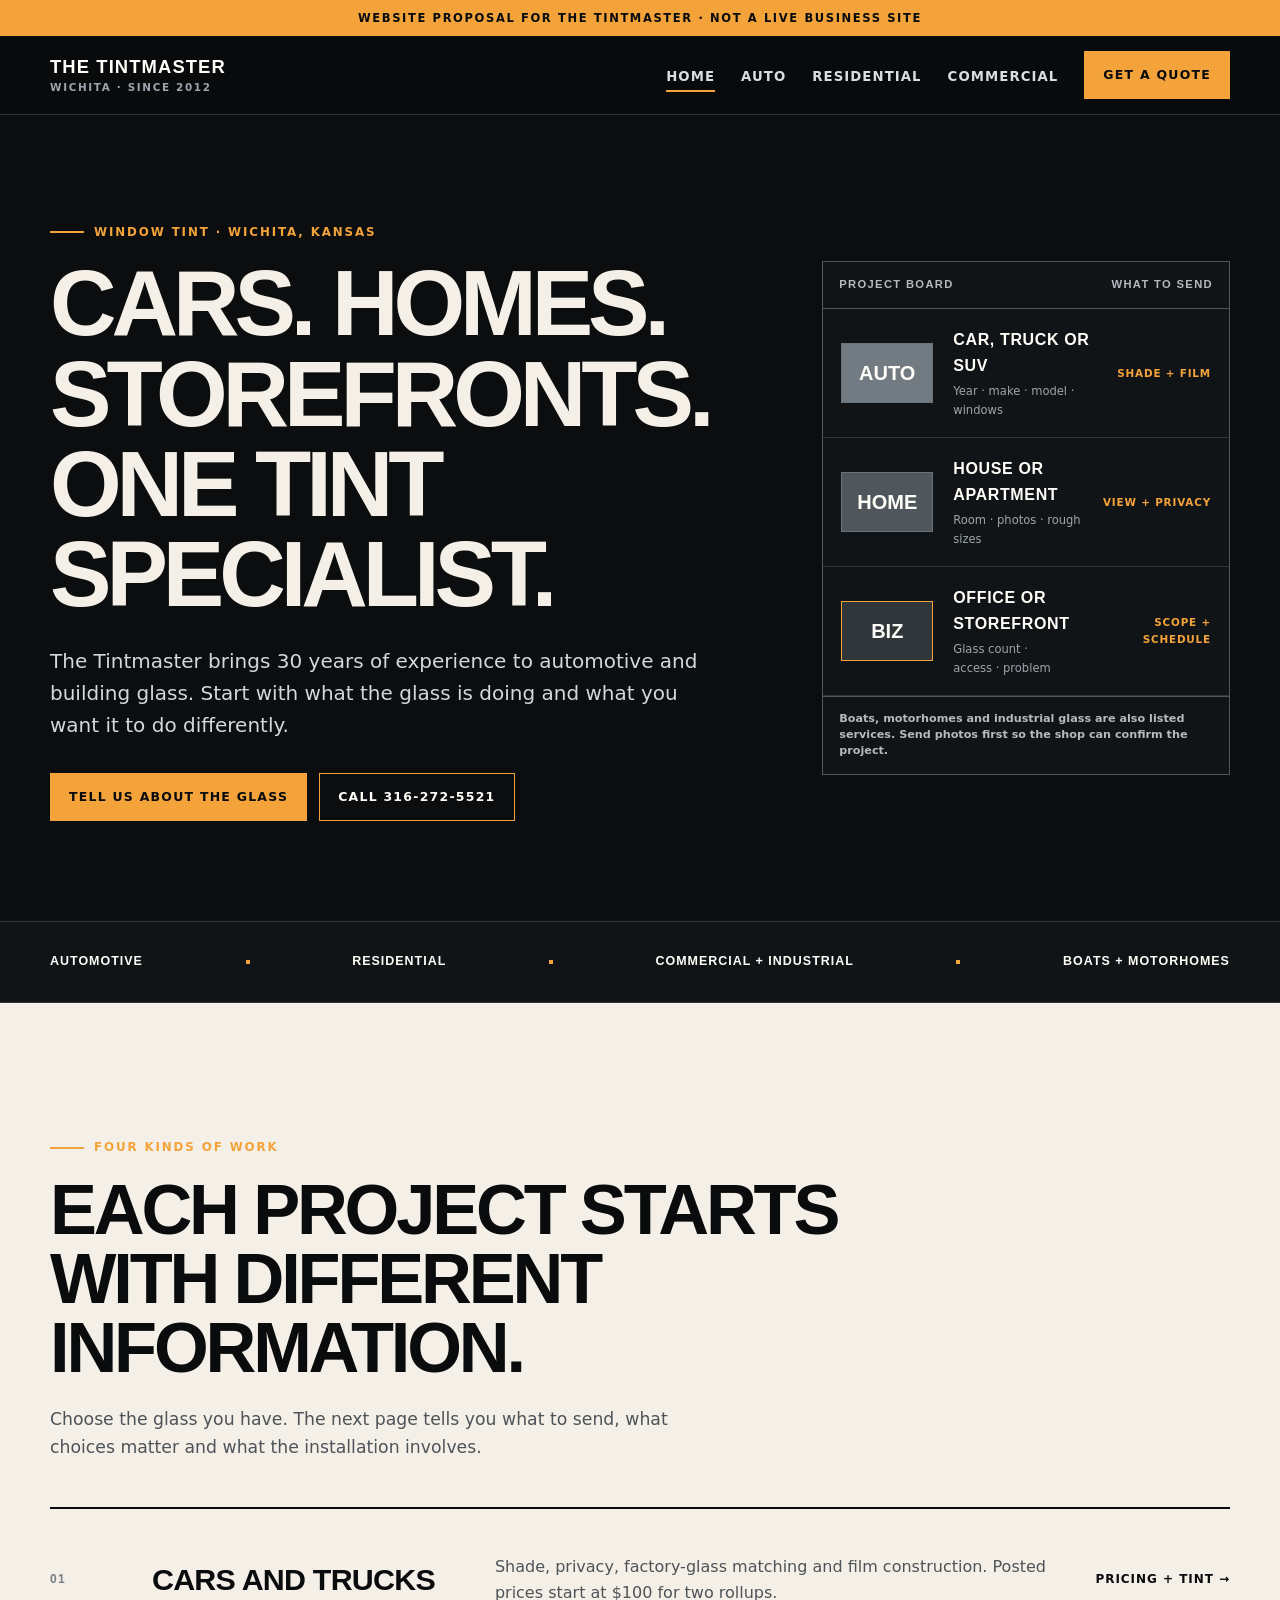
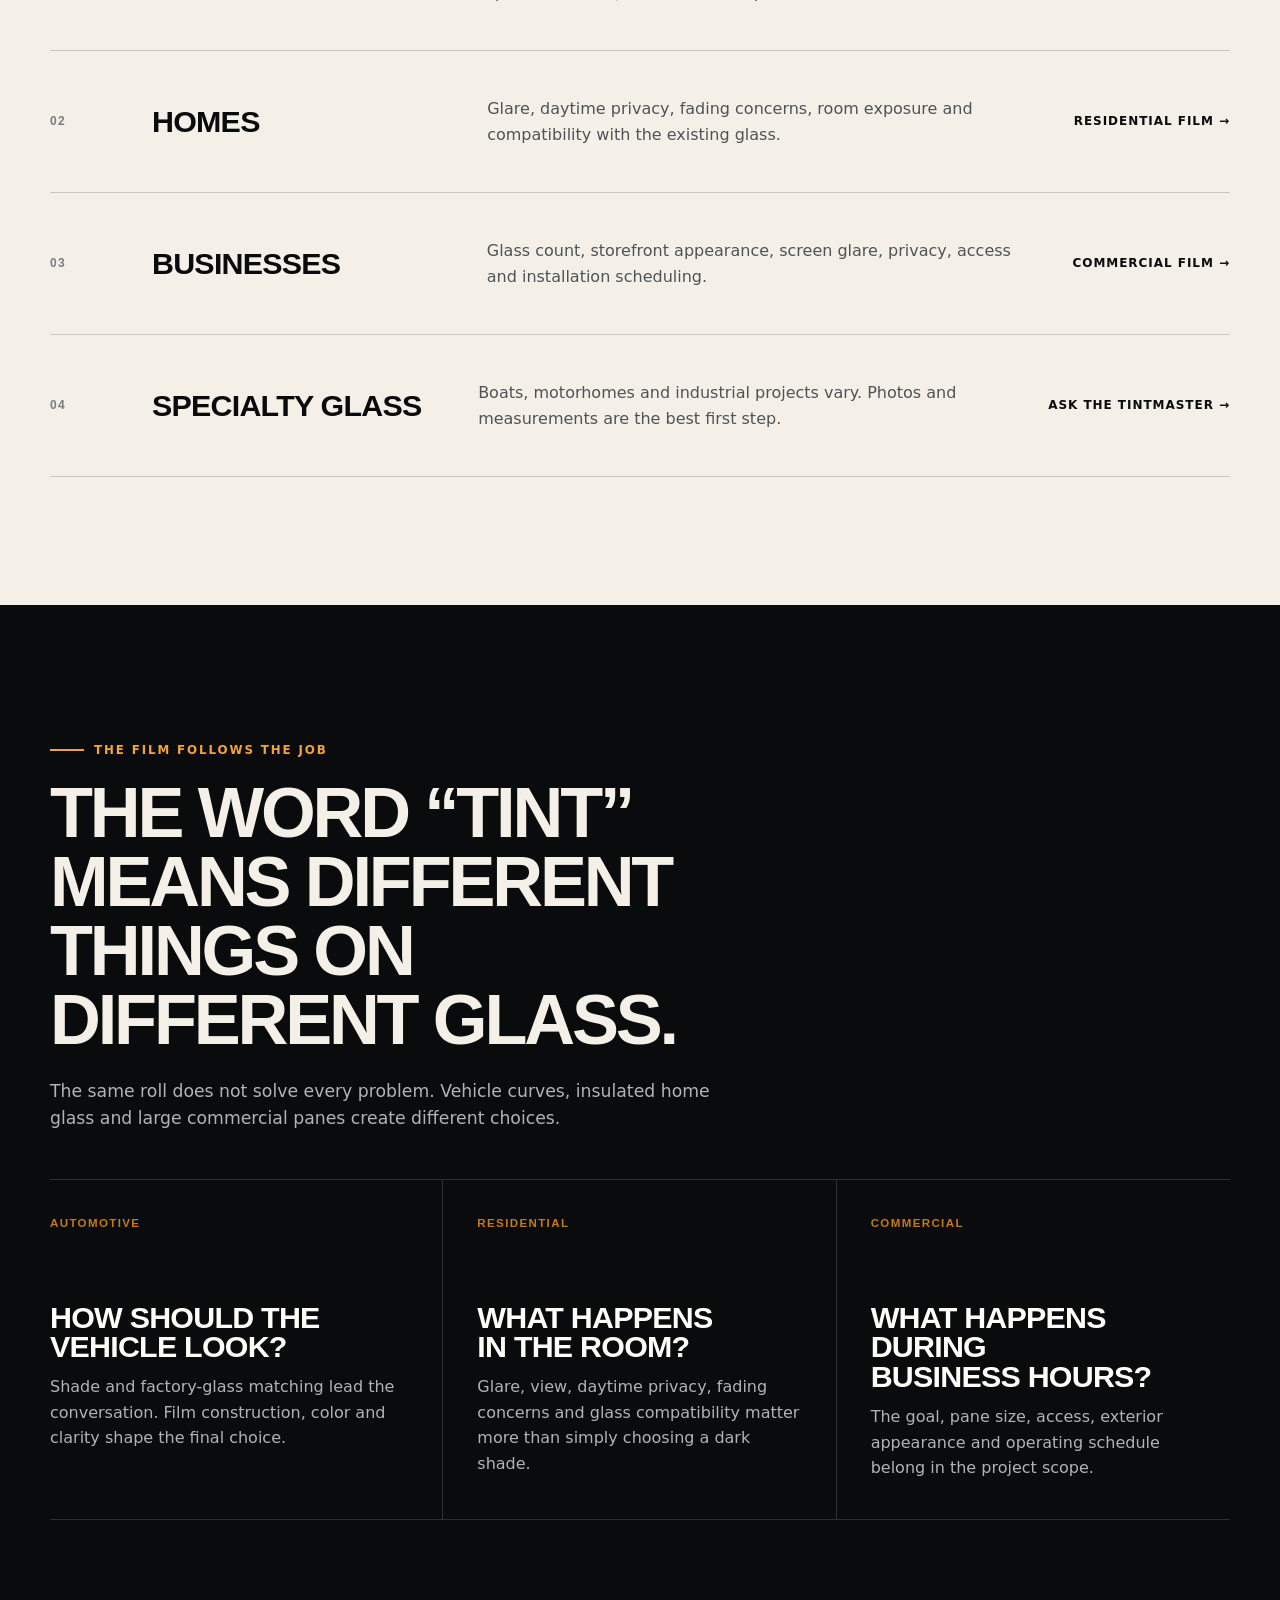
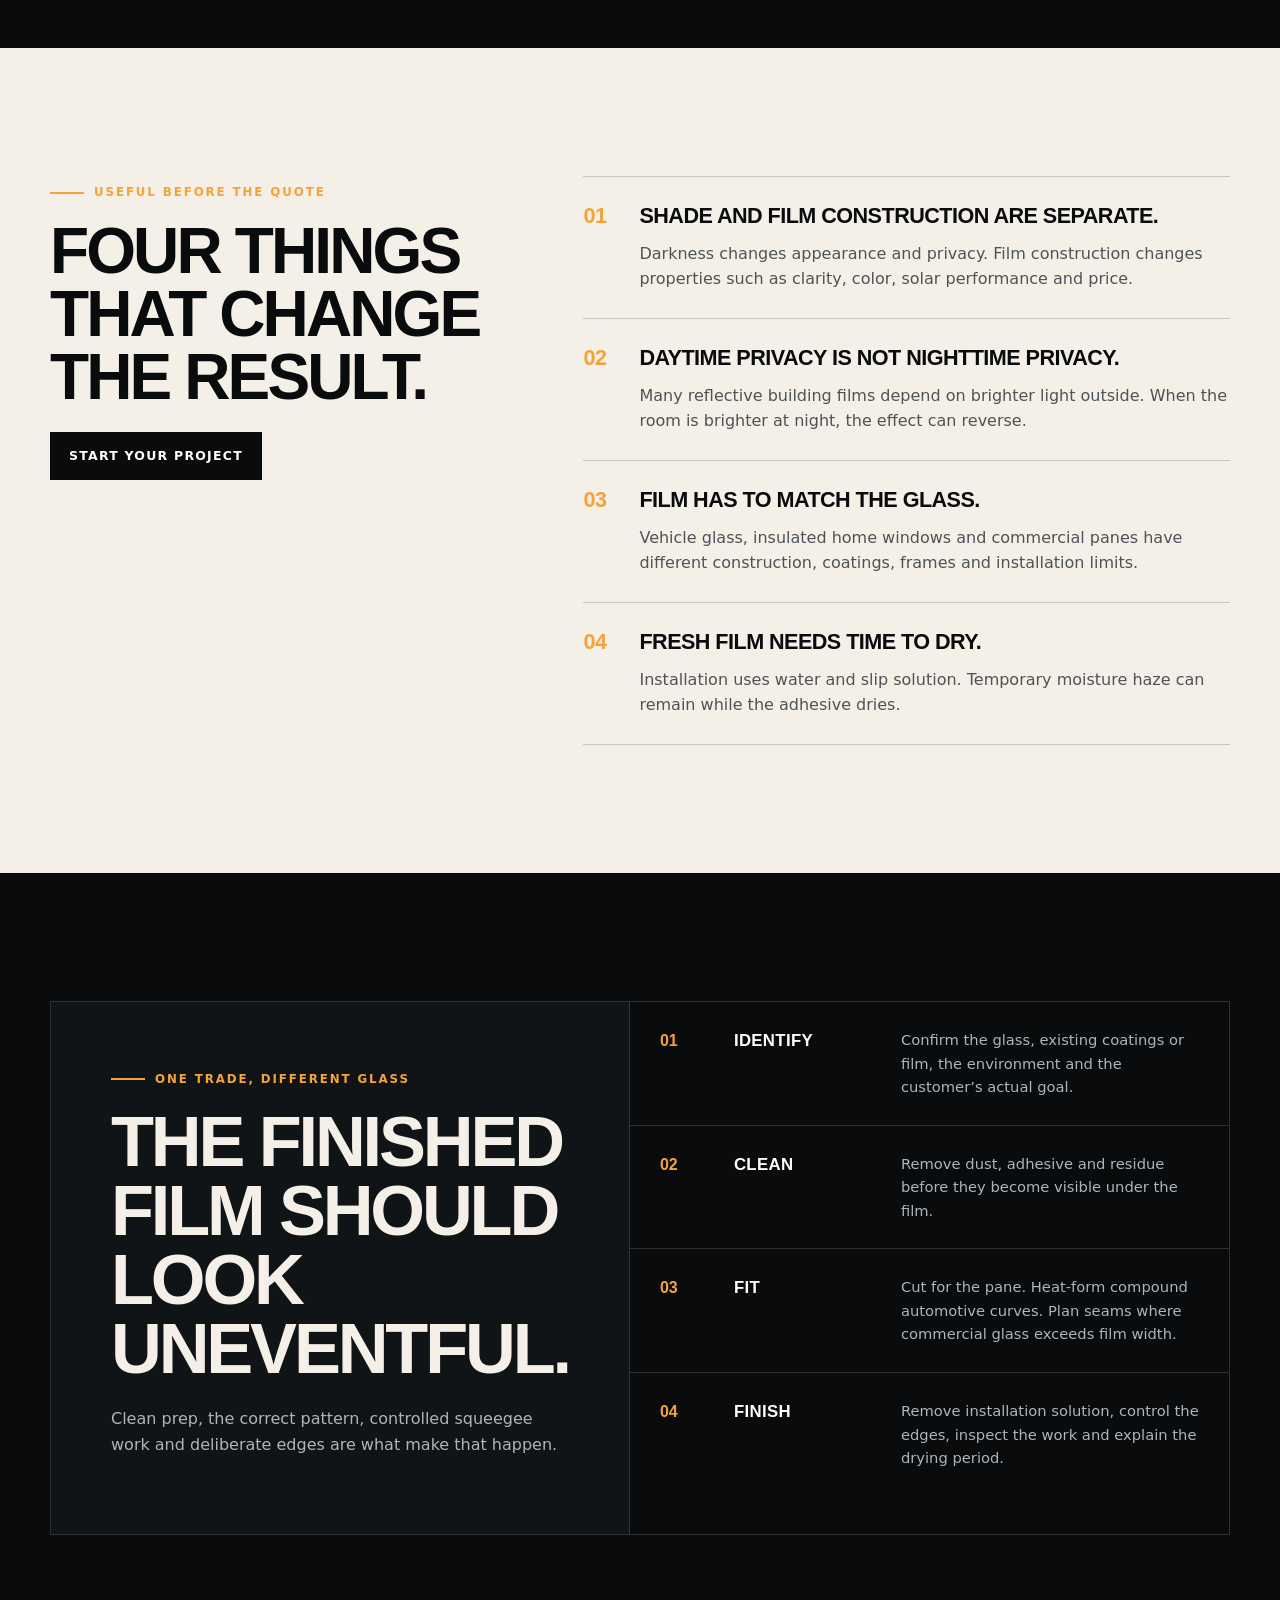
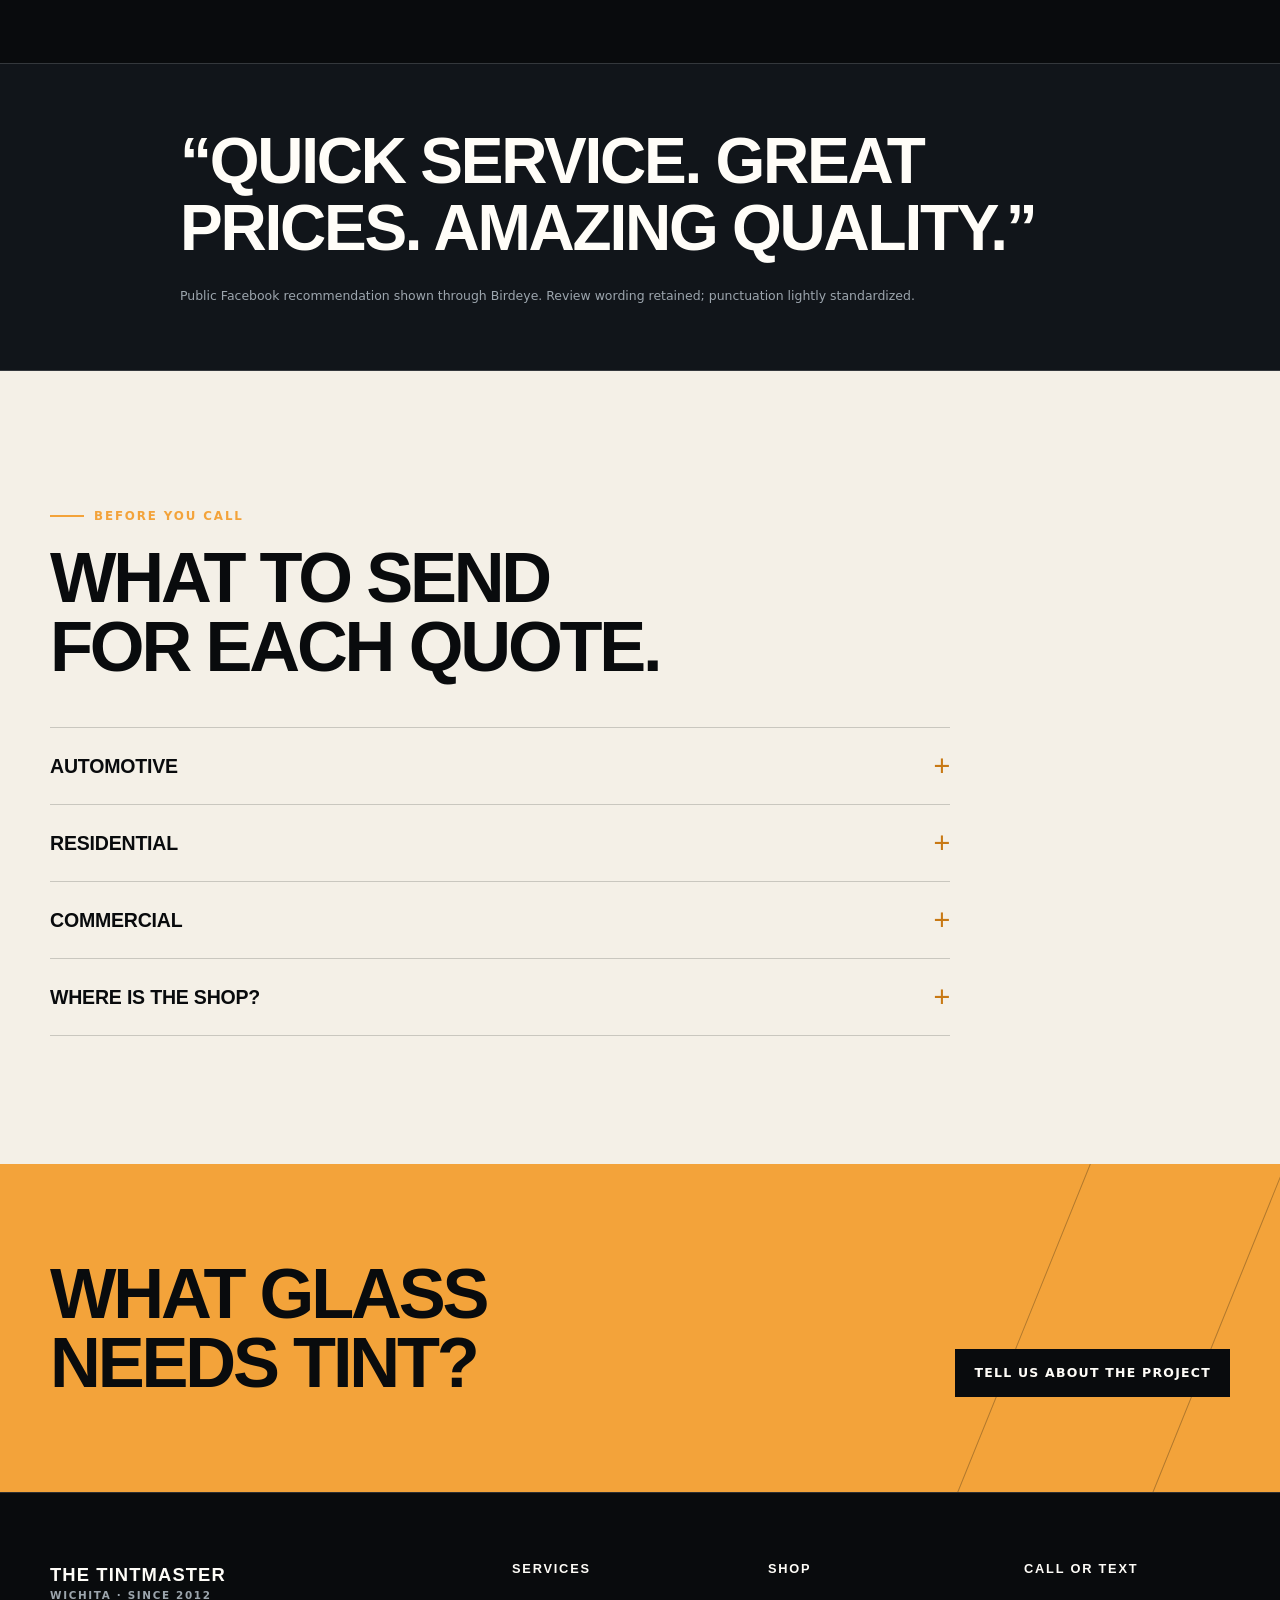
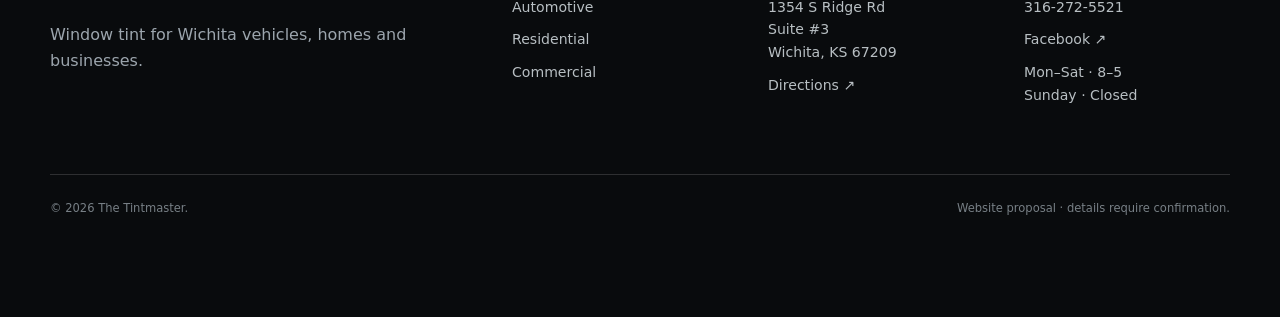
<file: index.html>
<!doctype html>
<html lang="en-US">
<head>
  <meta charset="utf-8">
  <meta name="viewport" content="width=device-width, initial-scale=1">
  <title>Window Tint Wichita KS | Auto, Home &amp; Commercial</title>
  <meta name="description" content="Automotive, residential and commercial window tinting in Wichita, Kansas. Contact The Tintmaster directly. Call or text 316-272-5521.">
  <link rel="canonical" href="https://tintmasterwichita.com/">
  <link rel="icon" href="assets/favicon.svg" type="image/svg+xml">
  <link rel="stylesheet" href="styles.css">
  <meta property="og:type" content="website">
  <meta property="og:title" content="The Tintmaster | Auto, Home and Commercial Tint">
  <meta property="og:description" content="Window film for Wichita vehicles, homes, offices and storefronts. Get a direct quote from The Tintmaster.">
  <meta property="og:url" content="https://tintmasterwichita.com/">
  <meta name="twitter:card" content="summary">
  <script type="application/ld+json">
  {
    "@context":"https://schema.org","@type":"LocalBusiness","name":"The Tintmaster","url":"https://tintmasterwichita.com/","telephone":"+1-316-272-5521","foundingDate":"2012-05-01","description":"Automotive, residential, commercial and specialty window tinting in Wichita, Kansas.","address":{"@type":"PostalAddress","streetAddress":"1354 S Ridge Rd Suite #3","addressLocality":"Wichita","addressRegion":"KS","postalCode":"67209","addressCountry":"US"},"areaServed":{"@type":"City","name":"Wichita"},"sameAs":["https://www.facebook.com/Tintmaster47"],"hasMap":"https://www.google.com/maps/search/?api=1&query=The+Tintmaster+1354+S+Ridge+Rd+Wichita+KS+67209","openingHoursSpecification":[{"@type":"OpeningHoursSpecification","dayOfWeek":["Monday","Tuesday","Wednesday","Thursday","Friday","Saturday"],"opens":"08:00","closes":"17:00"}],"makesOffer":[{"@type":"Offer","itemOffered":{"@type":"Service","name":"Automotive window tinting"}},{"@type":"Offer","itemOffered":{"@type":"Service","name":"Residential window tinting"}},{"@type":"Offer","itemOffered":{"@type":"Service","name":"Commercial and industrial window tinting"}},{"@type":"Offer","itemOffered":{"@type":"Service","name":"Boat and motorhome window tinting"}}]
  }
  </script>
  <script type="application/ld+json">
  {
    "@context":"https://schema.org","@type":"FAQPage","mainEntity":[
      {"@type":"Question","name":"What types of window tinting does The Tintmaster offer?","acceptedAnswer":{"@type":"Answer","text":"The Tintmaster provides automotive, residential, commercial and industrial window tinting. Public business records also list boats and motorhomes."}},
      {"@type":"Question","name":"What information helps with a window tint quote?","acceptedAnswer":{"@type":"Answer","text":"For vehicles, send the year, make, model and windows. For homes or businesses, send photos, approximate measurements, the address or room, and what you want the film to change."}},
      {"@type":"Question","name":"Where is The Tintmaster located?","acceptedAnswer":{"@type":"Answer","text":"The shop is at 1354 S Ridge Rd Suite #3, Wichita, Kansas 67209."}}
    ]
  }
  </script>
</head>
<body>
  <a class="skip-link" href="#main">Skip to content</a>
  <div class="demo-ribbon">Website proposal for The Tintmaster · not a live business site</div>
  <header class="site-header"><div class="nav-wrap">
    <a class="brand" href="index.html" aria-label="The Tintmaster home"><span class="brand-copy"><strong>The Tintmaster</strong><small>Wichita · Since 2012</small></span></a>
    <button class="nav-toggle" type="button" aria-expanded="false" aria-controls="site-nav" aria-label="Open navigation"><span></span></button>
    <nav class="nav-links" id="site-nav" aria-label="Primary navigation"><a href="index.html" aria-current="page">Home</a><a href="auto-window-tinting.html">Auto</a><a href="residential-window-tinting.html">Residential</a><a href="commercial-window-tinting.html">Commercial</a><a class="button" href="contact.html">Get a quote</a></nav>
  </div></header>

  <main id="main">
    <section class="hero hero--shade" aria-labelledby="hero-title"><div class="container hero-layout">
      <div class="hero-copy"><p class="eyebrow">Window tint · Wichita, Kansas</p><h1 id="hero-title">Cars. Homes. Storefronts. One tint specialist.</h1><p class="lead">The Tintmaster brings 30 years of experience to automotive and building glass. Start with what the glass is doing and what you want it to do differently.</p><div class="hero-actions"><a class="button" href="contact.html">Tell us about the glass</a><a class="button button--outline" href="tel:+13162725521">Call 316-272-5521</a></div></div>
      <div class="shade-board" aria-label="Window tint project types">
        <div class="shade-board__head"><span>Project board</span><span>What to send</span></div>
        <div class="shade-sample"><div class="shade-sample__glass">AUTO</div><div><strong>Car, truck or SUV</strong><small>Year · make · model · windows</small></div><em>Shade + film</em></div>
        <div class="shade-sample shade-sample--50"><div class="shade-sample__glass">HOME</div><div><strong>House or apartment</strong><small>Room · photos · rough sizes</small></div><em>View + privacy</em></div>
        <div class="shade-sample shade-sample--35"><div class="shade-sample__glass">BIZ</div><div><strong>Office or storefront</strong><small>Glass count · access · problem</small></div><em>Scope + schedule</em></div>
        <div class="shade-board__foot">Boats, motorhomes and industrial glass are also listed services. Send photos first so the shop can confirm the project.</div>
      </div>
    </div></section>

    <div class="fact-line" aria-label="The Tintmaster services"><div class="container"><span><strong>Automotive</strong></span><i aria-hidden="true"></i><span><strong>Residential</strong></span><i aria-hidden="true"></i><span><strong>Commercial + industrial</strong></span><i aria-hidden="true"></i><span><strong>Boats + motorhomes</strong></span></div></div>

    <section class="section section--paper" aria-labelledby="service-title"><div class="container">
      <header class="section-head"><p class="eyebrow">Four kinds of work</p><h2 id="service-title">Each project starts with different information.</h2><p>Choose the glass you have. The next page tells you what to send, what choices matter and what the installation involves.</p></header>
      <div class="service-ledger">
        <a class="service-row" href="auto-window-tinting.html"><span class="service-row__num">01</span><h3>Cars and trucks</h3><p>Shade, privacy, factory-glass matching and film construction. Posted prices start at $100 for two rollups.</p><span class="service-row__link">Pricing + tint →</span></a>
        <a class="service-row" href="residential-window-tinting.html"><span class="service-row__num">02</span><h3>Homes</h3><p>Glare, daytime privacy, fading concerns, room exposure and compatibility with the existing glass.</p><span class="service-row__link">Residential film →</span></a>
        <a class="service-row" href="commercial-window-tinting.html"><span class="service-row__num">03</span><h3>Businesses</h3><p>Glass count, storefront appearance, screen glare, privacy, access and installation scheduling.</p><span class="service-row__link">Commercial film →</span></a>
        <a class="service-row" href="contact.html"><span class="service-row__num">04</span><h3>Specialty glass</h3><p>Boats, motorhomes and industrial projects vary. Photos and measurements are the best first step.</p><span class="service-row__link">Ask The Tintmaster →</span></a>
      </div>
    </div></section>

    <section class="section" aria-labelledby="decisions-title"><div class="container">
      <header class="section-head"><p class="eyebrow">The film follows the job</p><h2 id="decisions-title">The word “tint” means different things on different glass.</h2><p style="color:#aeb5b9">The same roll does not solve every problem. Vehicle curves, insulated home glass and large commercial panes create different choices.</p></header>
      <div class="decision-grid" style="border-color:var(--line-dark)">
        <article class="decision" style="border-color:var(--line-dark)"><span class="decision-label">Automotive</span><h3 style="color:var(--white)">How should the vehicle look?</h3><p style="color:#aeb5b9">Shade and factory-glass matching lead the conversation. Film construction, color and clarity shape the final choice.</p></article>
        <article class="decision" style="border-color:var(--line-dark)"><span class="decision-label">Residential</span><h3 style="color:var(--white)">What happens in the room?</h3><p style="color:#aeb5b9">Glare, view, daytime privacy, fading concerns and glass compatibility matter more than simply choosing a dark shade.</p></article>
        <article class="decision"><span class="decision-label">Commercial</span><h3 style="color:var(--white)">What happens during business hours?</h3><p style="color:#aeb5b9">The goal, pane size, access, exterior appearance and operating schedule belong in the project scope.</p></article>
      </div>
    </div></section>

    <section class="section section--paper" aria-labelledby="honest-title"><div class="container shop-honesty">
      <header class="shop-honesty__title"><p class="eyebrow">Useful before the quote</p><h2 id="honest-title">Four things that change the result.</h2><a class="button button--dark" href="contact.html">Start your project</a></header>
      <div>
        <article class="shop-note" style="border-color:var(--line-light)"><h3 style="color:var(--ink)"><span>01</span> Shade and film construction are separate.</h3><p style="color:#4d5357">Darkness changes appearance and privacy. Film construction changes properties such as clarity, color, solar performance and price.</p></article>
        <article class="shop-note" style="border-color:var(--line-light)"><h3 style="color:var(--ink)"><span>02</span> Daytime privacy is not nighttime privacy.</h3><p style="color:#4d5357">Many reflective building films depend on brighter light outside. When the room is brighter at night, the effect can reverse.</p></article>
        <article class="shop-note" style="border-color:var(--line-light)"><h3 style="color:var(--ink)"><span>03</span> Film has to match the glass.</h3><p style="color:#4d5357">Vehicle glass, insulated home windows and commercial panes have different construction, coatings, frames and installation limits.</p></article>
        <article class="shop-note" style="border-color:var(--line-light)"><h3 style="color:var(--ink)"><span>04</span> Fresh film needs time to dry.</h3><p style="color:#4d5357">Installation uses water and slip solution. Temporary moisture haze can remain while the adhesive dries.</p></article>
      </div>
    </div></section>

    <section class="section" aria-labelledby="craft-title"><div class="container craft-board">
      <div class="craft-board__intro"><p class="eyebrow">One trade, different glass</p><h2 id="craft-title">The finished film should look uneventful.</h2><p>Clean prep, the correct pattern, controlled squeegee work and deliberate edges are what make that happen.</p></div>
      <div class="craft-board__steps"><div class="craft-step"><strong>Identify</strong><p>Confirm the glass, existing coatings or film, the environment and the customer’s actual goal.</p></div><div class="craft-step"><strong>Clean</strong><p>Remove dust, adhesive and residue before they become visible under the film.</p></div><div class="craft-step"><strong>Fit</strong><p>Cut for the pane. Heat-form compound automotive curves. Plan seams where commercial glass exceeds film width.</p></div><div class="craft-step"><strong>Finish</strong><p>Remove installation solution, control the edges, inspect the work and explain the drying period.</p></div></div>
    </div></section>

    <section class="review-band" aria-label="Customer review"><div class="container plain-review"><blockquote>“Quick service. Great prices. Amazing quality.”</blockquote><cite>Public Facebook recommendation shown through Birdeye. Review wording retained; punctuation lightly standardized.</cite></div></section>

    <section class="section section--paper" aria-labelledby="faq-title"><div class="container"><header class="section-head"><p class="eyebrow">Before you call</p><h2 id="faq-title">What to send for each quote.</h2></header><div class="faq-list">
      <details><summary>Automotive</summary><p>Send the year, make and model; which windows need film; whether old tint needs removal; and whether the goal is privacy, a subtle look, a darker finish or a factory-glass match.</p></details>
      <details><summary>Residential</summary><p>Send inside and outside photos, rough glass sizes, the room, the direction the windows face and whether the concern is glare, daytime privacy, fading or temperature.</p></details>
      <details><summary>Commercial</summary><p>Send the address, glass count, rough measurements, photos, the problem, access limitations and preferred installation timing.</p></details>
      <details><summary>Where is the shop?</summary><p>1354 S Ridge Rd Suite #3, Wichita, KS 67209. Current listed hours are Monday through Saturday, 8 AM to 5 PM.</p></details>
    </div></div></section>

    <section class="cta-section"><div class="container cta-inner"><h2>What glass needs tint?</h2><a class="button button--dark" href="contact.html">Tell us about the project</a></div></section>
  </main>

  <footer class="site-footer"><div class="container"><div class="footer-grid"><div class="footer-brand"><a class="brand" href="index.html"><span class="brand-copy"><strong>The Tintmaster</strong><small>Wichita · Since 2012</small></span></a><p>Window tint for Wichita vehicles, homes and businesses.</p></div><div class="footer-col"><h2>Services</h2><a href="auto-window-tinting.html">Automotive</a><a href="residential-window-tinting.html">Residential</a><a href="commercial-window-tinting.html">Commercial</a></div><div class="footer-col"><h2>Shop</h2><address>1354 S Ridge Rd<br>Suite #3<br>Wichita, KS 67209</address><a href="https://www.google.com/maps/search/?api=1&amp;query=The+Tintmaster+1354+S+Ridge+Rd+Wichita+KS+67209">Directions ↗</a></div><div class="footer-col"><h2>Call or text</h2><a href="tel:+13162725521">316-272-5521</a><a href="https://www.facebook.com/Tintmaster47">Facebook ↗</a><p>Mon–Sat · 8–5<br>Sunday · Closed</p></div></div><div class="footer-bottom"><span>© <span data-year></span> The Tintmaster.</span><span>Website proposal · details require confirmation.</span></div></div></footer>
  <div class="mobile-callbar" aria-label="Quick contact"><a href="tel:+13162725521">Call</a><a href="contact.html">Project quote</a></div><script src="script.js" defer></script>
</body>
</html>
</file>
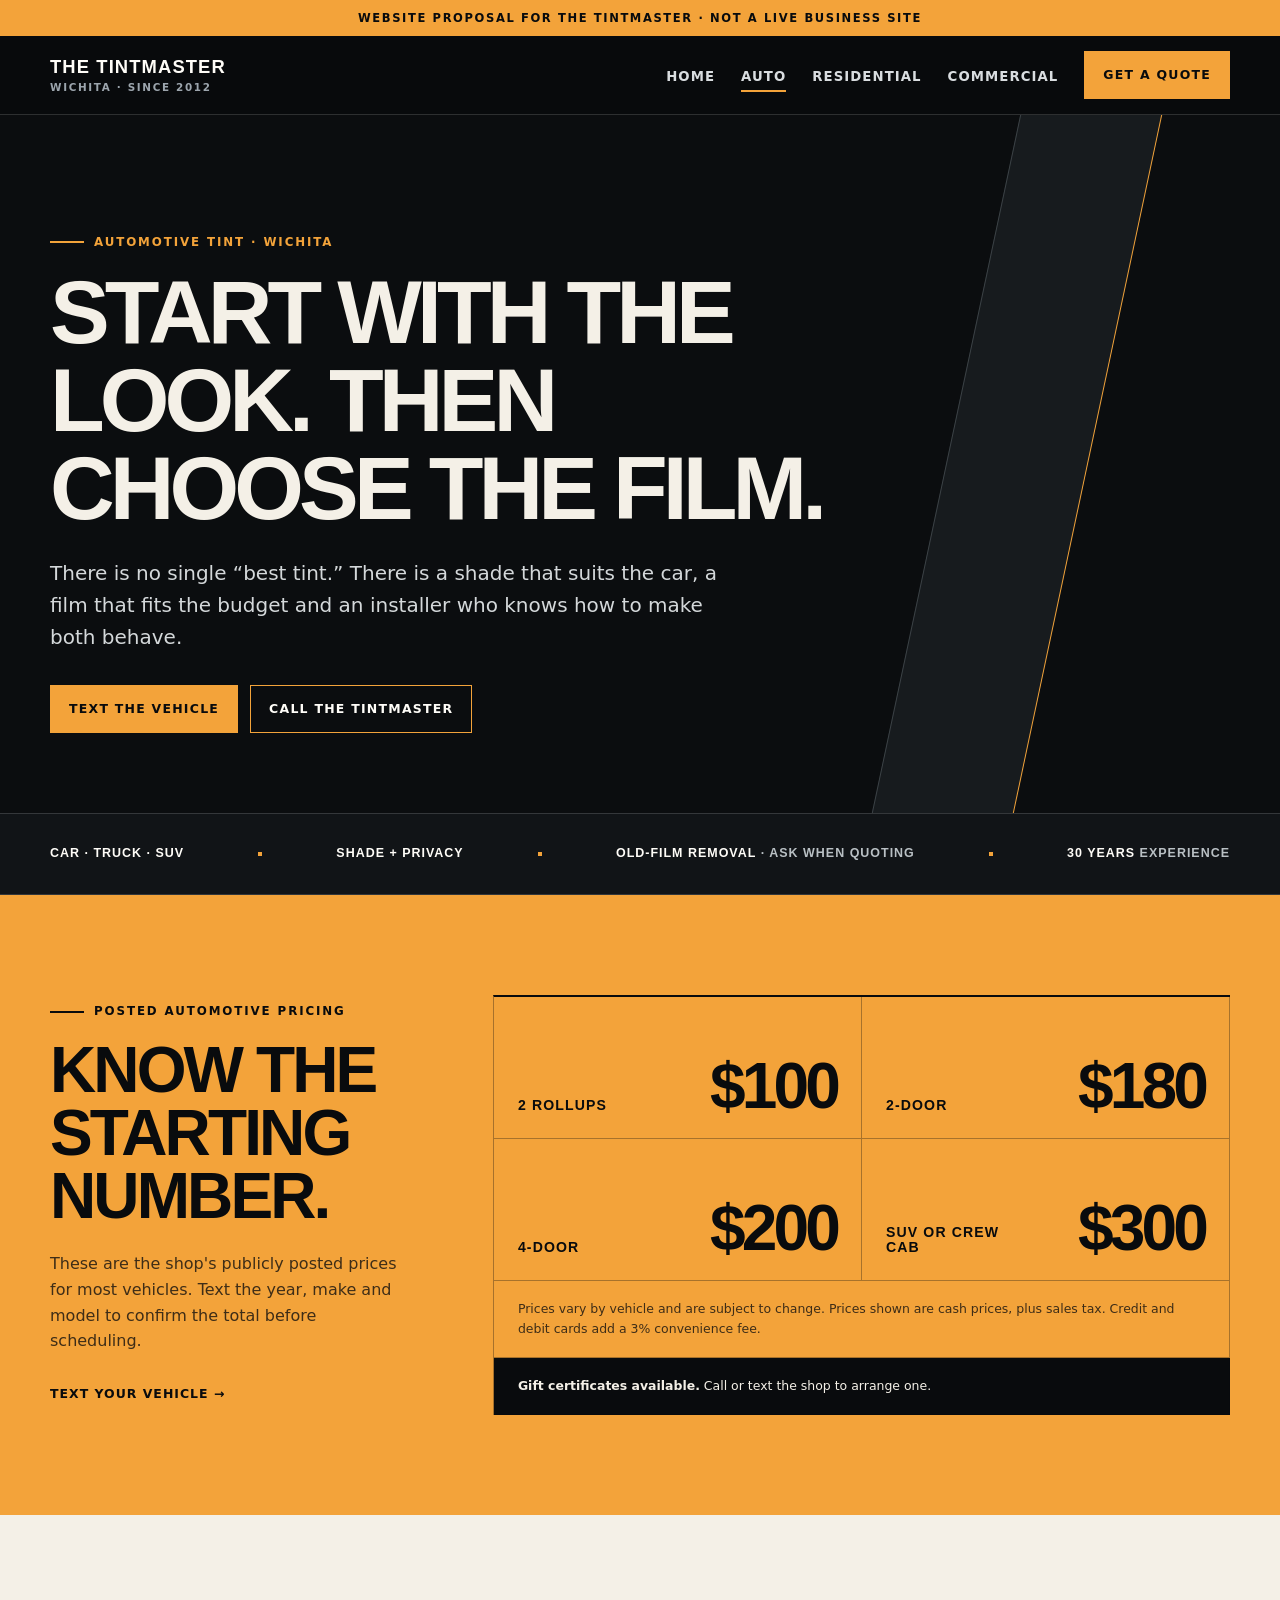
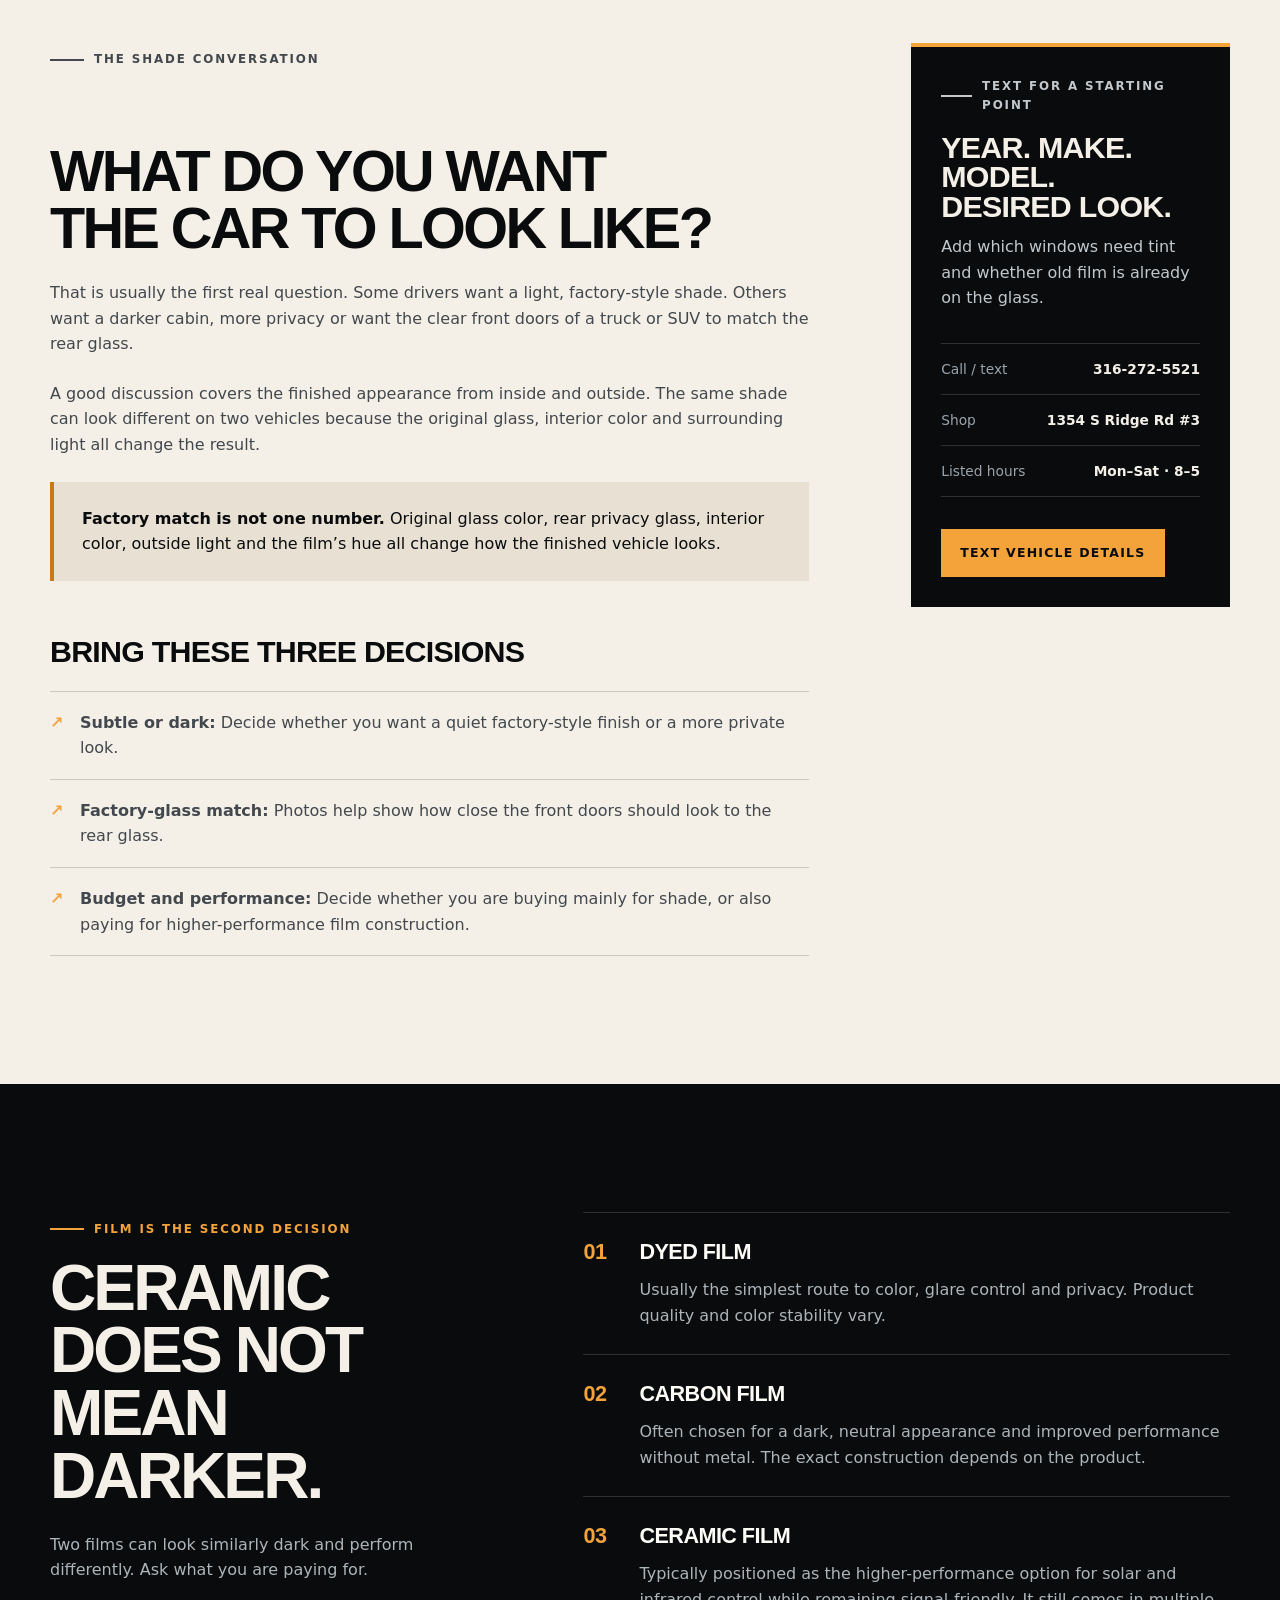
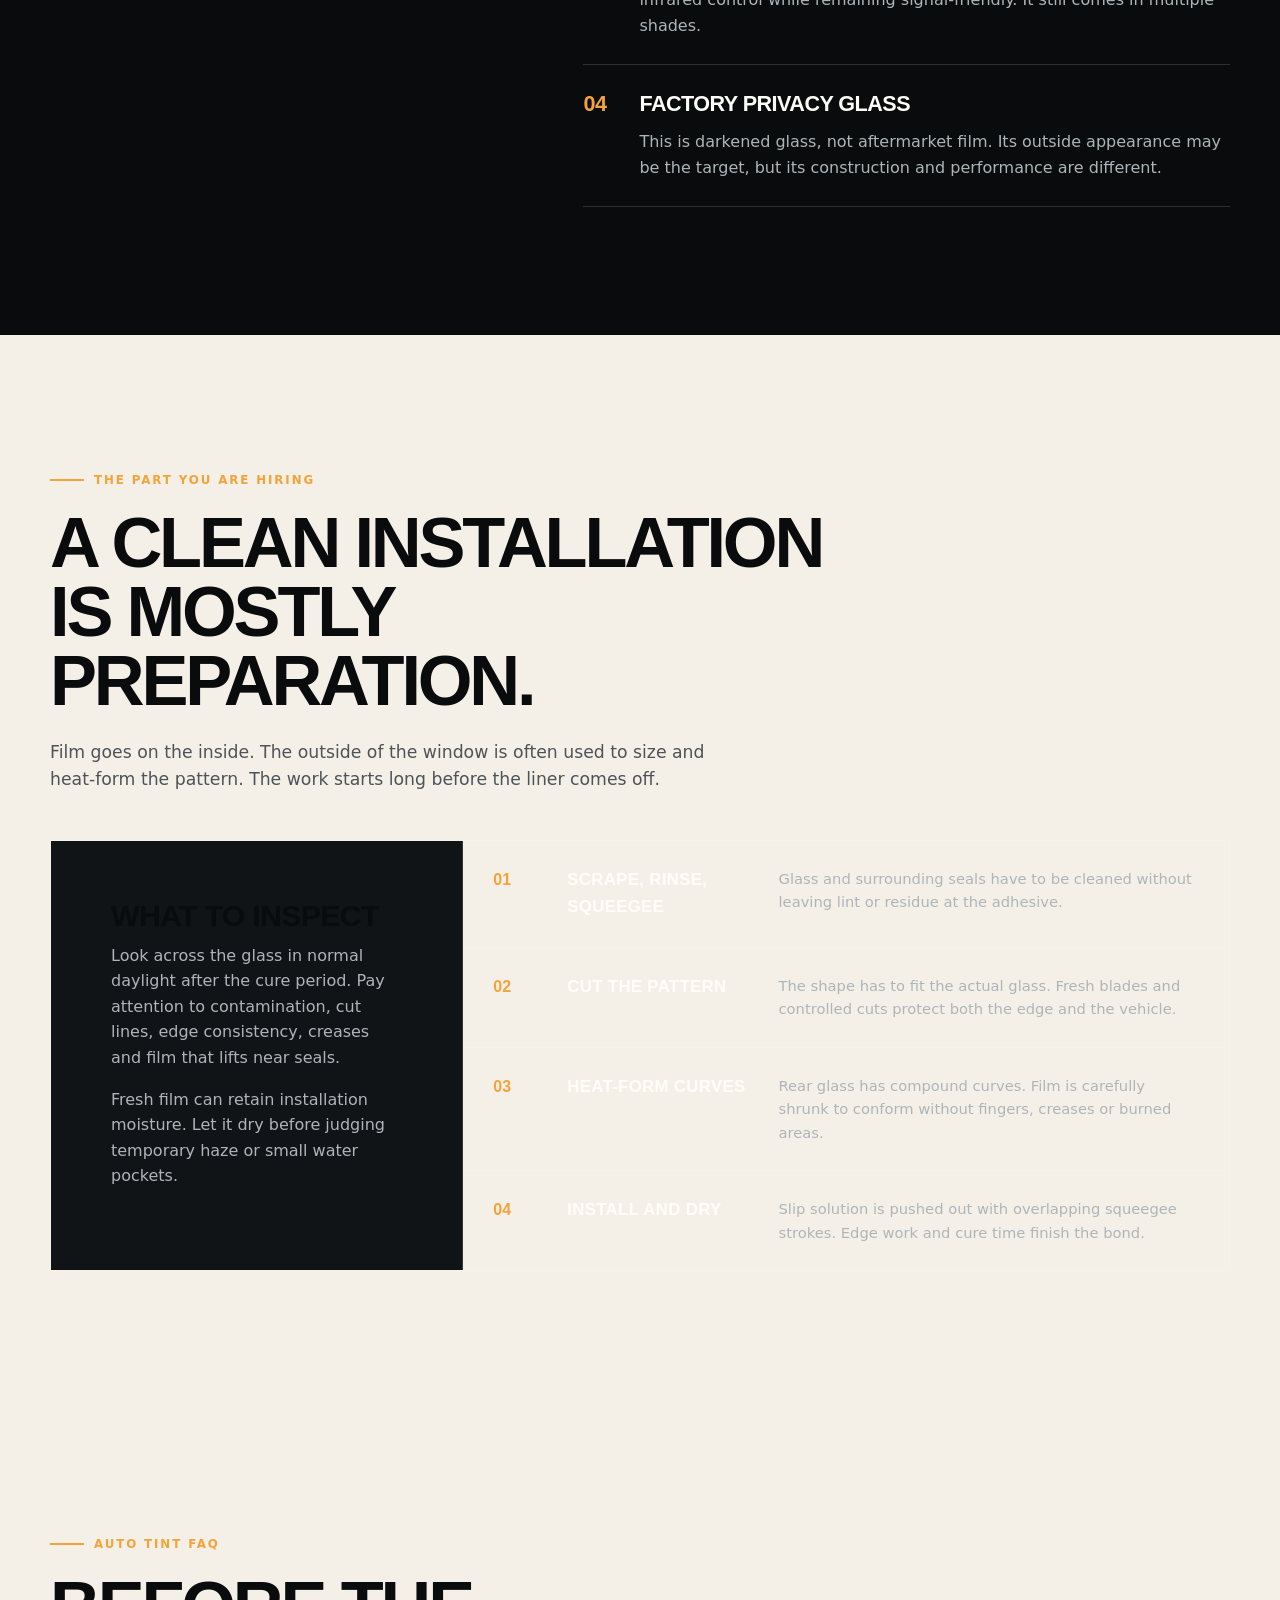
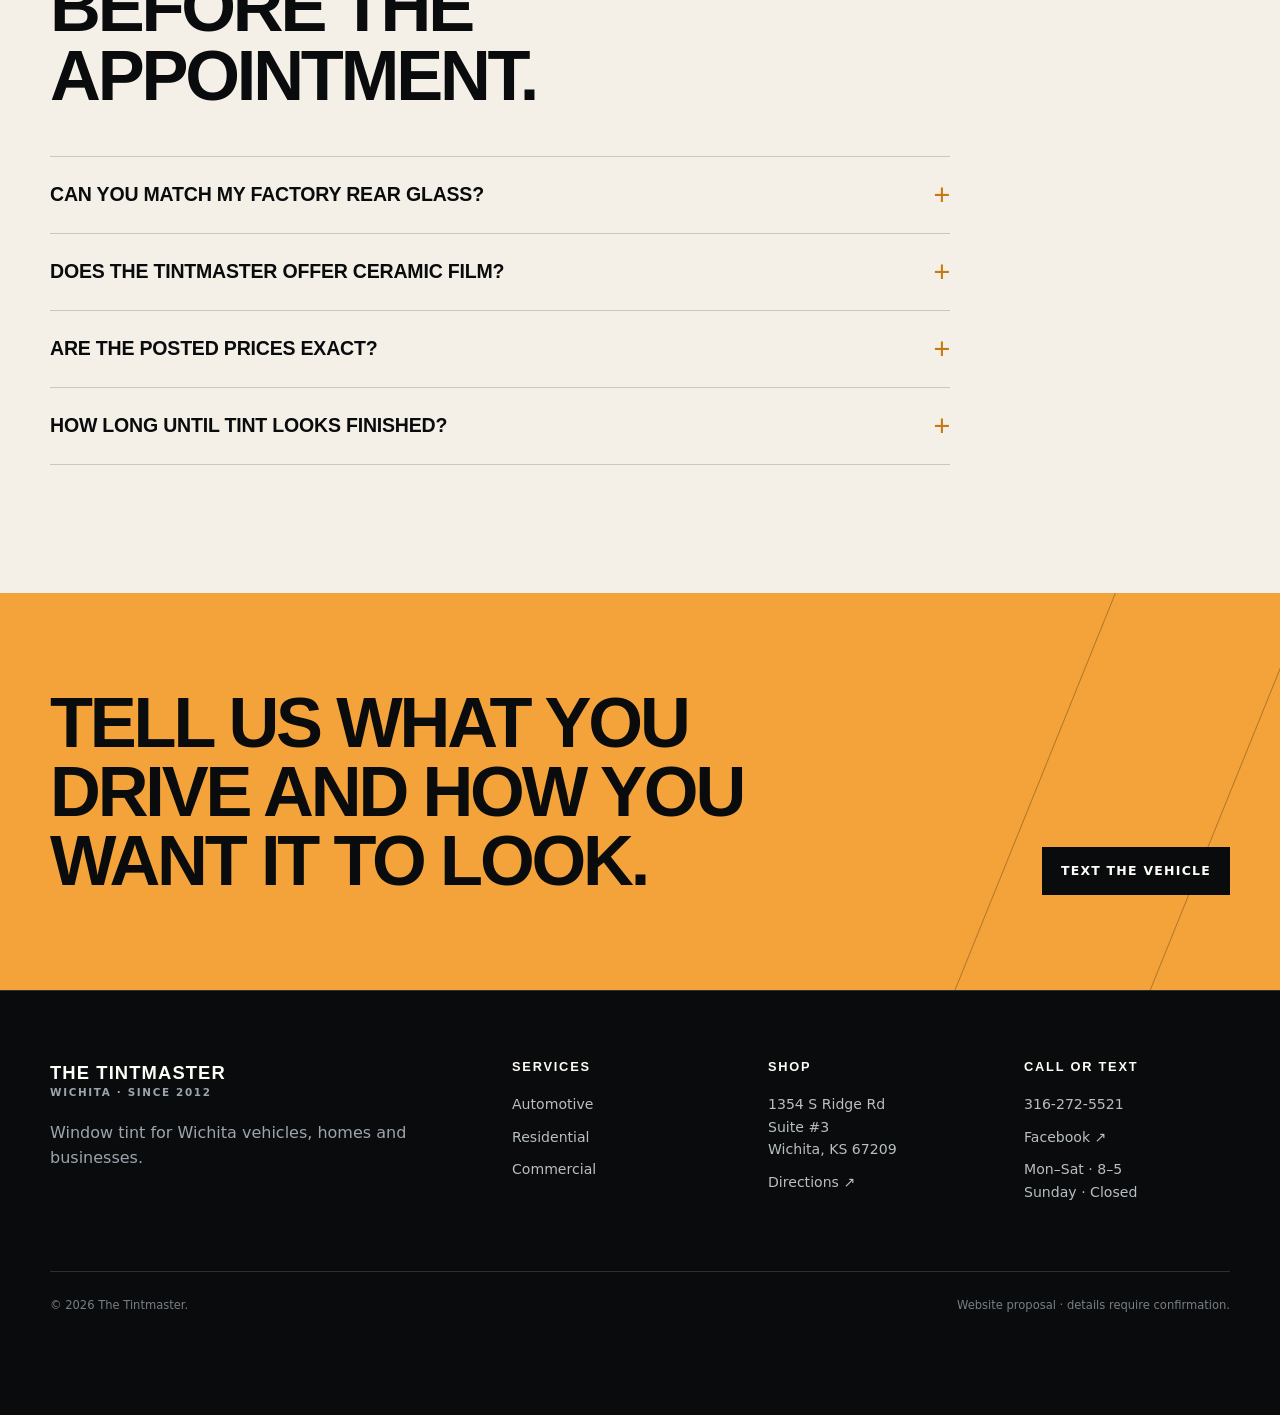
<file: auto-window-tinting.html>
<!doctype html>
<html lang="en-US">
<head>
  <meta charset="utf-8">
  <meta name="viewport" content="width=device-width, initial-scale=1">
  <title>Car Window Tinting in Wichita, KS | The Tintmaster</title>
  <meta name="description" content="See posted car, truck and SUV tint prices from The Tintmaster in Wichita. Compare shades and text your vehicle details for a quote.">
  <link rel="canonical" href="https://tintmasterwichita.com/auto-window-tinting.html">
  <link rel="icon" href="assets/favicon.svg" type="image/svg+xml">
  <link rel="stylesheet" href="styles.css">
  <meta property="og:type" content="website"><meta property="og:title" content="Car Window Tinting Wichita | The Tintmaster"><meta property="og:description" content="Shade, film and a clean install. Talk directly with a Wichita tinter who has 30 years of experience.">
  <script type="application/ld+json">
  {"@context":"https://schema.org","@type":"Service","name":"Automotive Window Tinting in Wichita, KS","serviceType":"Car window tinting","areaServed":{"@type":"City","name":"Wichita"},"provider":{"@type":"LocalBusiness","name":"The Tintmaster","telephone":"+1-316-272-5521","address":{"@type":"PostalAddress","streetAddress":"1354 S Ridge Rd Suite #3","addressLocality":"Wichita","addressRegion":"KS","postalCode":"67209"}},"url":"https://tintmasterwichita.com/auto-window-tinting.html"}
  </script>
  <script type="application/ld+json">
  {"@context":"https://schema.org","@type":"FAQPage","mainEntity":[
    {"@type":"Question","name":"Is ceramic tint a shade?","acceptedAnswer":{"@type":"Answer","text":"No. Ceramic describes film construction, while visible light transmission describes darkness. Ceramic films are available in different shades."}},
    {"@type":"Question","name":"Can front window tint match factory rear privacy glass?","acceptedAnswer":{"@type":"Answer","text":"A close visual match may be possible, but factory privacy glass is made differently. Exact appearance changes with lighting, the vehicle's original glass, the interior color and the selected film."}},
    {"@type":"Question","name":"How much does automotive window tint cost at The Tintmaster?","acceptedAnswer":{"@type":"Answer","text":"Posted cash prices for most vehicles are $100 for two rollups, $180 for a two-door, $200 for a four-door, and $300 for an SUV or crew cab, plus sales tax. Prices vary by vehicle and are subject to change."}}
  ]}
  </script>
</head>
<body>
  <a class="skip-link" href="#main">Skip to content</a>
  <div class="demo-ribbon">Website proposal for The Tintmaster · not a live business site</div>
  <header class="site-header"><div class="nav-wrap">
    <a class="brand" href="index.html" aria-label="The Tintmaster home"><span class="brand-copy"><strong>The Tintmaster</strong><small>Wichita · Since 2012</small></span></a>
    <button class="nav-toggle" type="button" aria-expanded="false" aria-controls="site-nav" aria-label="Open navigation"><span></span></button>
    <nav class="nav-links" id="site-nav" aria-label="Primary navigation"><a href="index.html">Home</a><a href="auto-window-tinting.html" aria-current="page">Auto</a><a href="residential-window-tinting.html">Residential</a><a href="commercial-window-tinting.html">Commercial</a><a class="button" href="contact.html">Get a quote</a></nav>
  </div></header>

  <main id="main">
    <section class="page-hero page-hero--plain" aria-labelledby="page-title"><div class="container"><p class="eyebrow">Automotive tint · Wichita</p><h1 id="page-title">Start with the look. Then choose the film.</h1><p class="lead">There is no single “best tint.” There is a shade that suits the car, a film that fits the budget and an installer who knows how to make both behave.</p><div class="hero-actions"><a class="button" href="sms:+13162725521">Text the vehicle</a><a class="button button--outline" href="tel:+13162725521">Call The Tintmaster</a></div></div></section>

    <div class="fact-line"><div class="container"><span><strong>Car · truck · SUV</strong></span><i aria-hidden="true"></i><span><strong>Shade + privacy</strong></span><i aria-hidden="true"></i><span><strong>Old-film removal</strong> · ask when quoting</span><i aria-hidden="true"></i><span><strong>30 years</strong> experience</span></div></div>

    <section class="price-section" aria-labelledby="posted-prices"><div class="container price-layout">
      <div class="price-intro"><p class="eyebrow">Posted automotive pricing</p><h2 id="posted-prices">Know the starting number.</h2><p>These are the shop's publicly posted prices for most vehicles. Text the year, make and model to confirm the total before scheduling.</p><a class="text-link" href="sms:+13162725521">Text your vehicle →</a></div>
      <div class="price-board">
        <div class="price-item"><span>2 rollups</span><strong>$100</strong></div>
        <div class="price-item"><span>2-door</span><strong>$180</strong></div>
        <div class="price-item"><span>4-door</span><strong>$200</strong></div>
        <div class="price-item"><span>SUV or crew cab</span><strong>$300</strong></div>
        <p class="price-terms">Prices vary by vehicle and are subject to change. Prices shown are cash prices, plus sales tax. Credit and debit cards add a 3% convenience fee.</p>
        <p class="gift-note"><strong>Gift certificates available.</strong> Call or text the shop to arrange one.</p>
      </div>
    </div></section>

    <section class="section section--paper" aria-labelledby="shade-title"><div class="container content-grid">
      <article class="article-copy"><p class="eyebrow">The shade conversation</p><h2 id="shade-title">What do you want the car to look like?</h2><p>That is usually the first real question. Some drivers want a light, factory-style shade. Others want a darker cabin, more privacy or want the clear front doors of a truck or SUV to match the rear glass.</p><p>A good discussion covers the finished appearance from inside and outside. The same shade can look different on two vehicles because the original glass, interior color and surrounding light all change the result.</p><div class="material-note"><strong>Factory match is not one number.</strong> Original glass color, rear privacy glass, interior color, outside light and the film’s hue all change how the finished vehicle looks.</div><h3>Bring these three decisions</h3><ul class="check-list check-list--dark"><li><strong>Subtle or dark:</strong> Decide whether you want a quiet factory-style finish or a more private look.</li><li><strong>Factory-glass match:</strong> Photos help show how close the front doors should look to the rear glass.</li><li><strong>Budget and performance:</strong> Decide whether you are buying mainly for shade, or also paying for higher-performance film construction.</li></ul></article>
      <aside class="sticky-aside"><p class="eyebrow">Text for a starting point</p><h3>Year. Make. Model. Desired look.</h3><p>Add which windows need tint and whether old film is already on the glass.</p><div class="detail-stack"><div class="detail-row"><span>Call / text</span><strong>316-272-5521</strong></div><div class="detail-row"><span>Shop</span><strong>1354 S Ridge Rd #3</strong></div><div class="detail-row"><span>Listed hours</span><strong>Mon–Sat · 8–5</strong></div></div><a class="button" href="sms:+13162725521">Text vehicle details</a></aside>
    </div></section>

    <section class="section" aria-labelledby="film-title"><div class="container shop-honesty">
      <header class="shop-honesty__title"><p class="eyebrow">Film is the second decision</p><h2 id="film-title">Ceramic does not mean darker.</h2><p style="color:#aeb5b9">Two films can look similarly dark and perform differently. Ask what you are paying for.</p></header>
      <div><article class="shop-note"><h3><span>01</span> Dyed film</h3><p>Usually the simplest route to color, glare control and privacy. Product quality and color stability vary.</p></article><article class="shop-note"><h3><span>02</span> Carbon film</h3><p>Often chosen for a dark, neutral appearance and improved performance without metal. The exact construction depends on the product.</p></article><article class="shop-note"><h3><span>03</span> Ceramic film</h3><p>Typically positioned as the higher-performance option for solar and infrared control while remaining signal-friendly. It still comes in multiple shades.</p></article><article class="shop-note"><h3><span>04</span> Factory privacy glass</h3><p>This is darkened glass, not aftermarket film. Its outside appearance may be the target, but its construction and performance are different.</p></article></div>
    </div></section>

    <section class="section section--paper" aria-labelledby="install-title"><div class="container"><header class="section-head"><p class="eyebrow">The part you are hiring</p><h2 id="install-title">A clean installation is mostly preparation.</h2><p>Film goes on the inside. The outside of the window is often used to size and heat-form the pattern. The work starts long before the liner comes off.</p></header>
      <div class="craft-board"><div class="craft-board__intro"><h3>What to inspect</h3><p>Look across the glass in normal daylight after the cure period. Pay attention to contamination, cut lines, edge consistency, creases and film that lifts near seals.</p><p>Fresh film can retain installation moisture. Let it dry before judging temporary haze or small water pockets.</p></div><div class="craft-board__steps"><div class="craft-step"><strong>Scrape, rinse, squeegee</strong><p>Glass and surrounding seals have to be cleaned without leaving lint or residue at the adhesive.</p></div><div class="craft-step"><strong>Cut the pattern</strong><p>The shape has to fit the actual glass. Fresh blades and controlled cuts protect both the edge and the vehicle.</p></div><div class="craft-step"><strong>Heat-form curves</strong><p>Rear glass has compound curves. Film is carefully shrunk to conform without fingers, creases or burned areas.</p></div><div class="craft-step"><strong>Install and dry</strong><p>Slip solution is pushed out with overlapping squeegee strokes. Edge work and cure time finish the bond.</p></div></div></div>
    </div></section>

    <section class="section section--paper" aria-labelledby="auto-faq"><div class="container"><header class="section-head"><p class="eyebrow">Auto tint FAQ</p><h2 id="auto-faq">Before the appointment.</h2></header><div class="faq-list"><details><summary>Can you match my factory rear glass?</summary><p>A close visual match may be possible, but original glass, interior color and lighting all matter. Send a photo and describe how close you want the front doors to look.</p></details><details><summary>Does The Tintmaster offer ceramic film?</summary><p>Customers publicly mention ceramic and Johnson InsulatIR installations. Ask the shop to confirm the current film lineup and warranty.</p></details><details><summary>Are the posted prices exact?</summary><p>They apply to most vehicles, but the price can change with the vehicle and the work involved. Text the year, make and model for a confirmed quote. Cash prices are plus sales tax; cards add a 3% convenience fee.</p></details><details><summary>How long until tint looks finished?</summary><p>Residual installation moisture needs time to dry. Temperature, humidity and film affect the cure period. Follow the installer’s instructions before rolling windows down or judging temporary haze.</p></details></div></div></section>

    <section class="cta-section"><div class="container cta-inner"><h2>Tell us what you drive and how you want it to look.</h2><a class="button button--dark" href="sms:+13162725521">Text the vehicle</a></div></section>
  </main>

  <footer class="site-footer"><div class="container"><div class="footer-grid"><div class="footer-brand"><a class="brand" href="index.html"><span class="brand-copy"><strong>The Tintmaster</strong><small>Wichita · Since 2012</small></span></a><p>Window tint for Wichita vehicles, homes and businesses.</p></div><div class="footer-col"><h2>Services</h2><a href="auto-window-tinting.html">Automotive</a><a href="residential-window-tinting.html">Residential</a><a href="commercial-window-tinting.html">Commercial</a></div><div class="footer-col"><h2>Shop</h2><address>1354 S Ridge Rd<br>Suite #3<br>Wichita, KS 67209</address><a href="https://www.google.com/maps/search/?api=1&amp;query=The+Tintmaster+1354+S+Ridge+Rd+Wichita+KS+67209">Directions ↗</a></div><div class="footer-col"><h2>Call or text</h2><a href="tel:+13162725521">316-272-5521</a><a href="https://www.facebook.com/Tintmaster47">Facebook ↗</a><p>Mon–Sat · 8–5<br>Sunday · Closed</p></div></div><div class="footer-bottom"><span>© <span data-year></span> The Tintmaster.</span><span>Website proposal · details require confirmation.</span></div></div></footer>
  <div class="mobile-callbar" aria-label="Quick contact"><a href="tel:+13162725521">Call</a><a href="sms:+13162725521">Text vehicle</a></div><script src="script.js" defer></script>
</body>
</html>
</file>
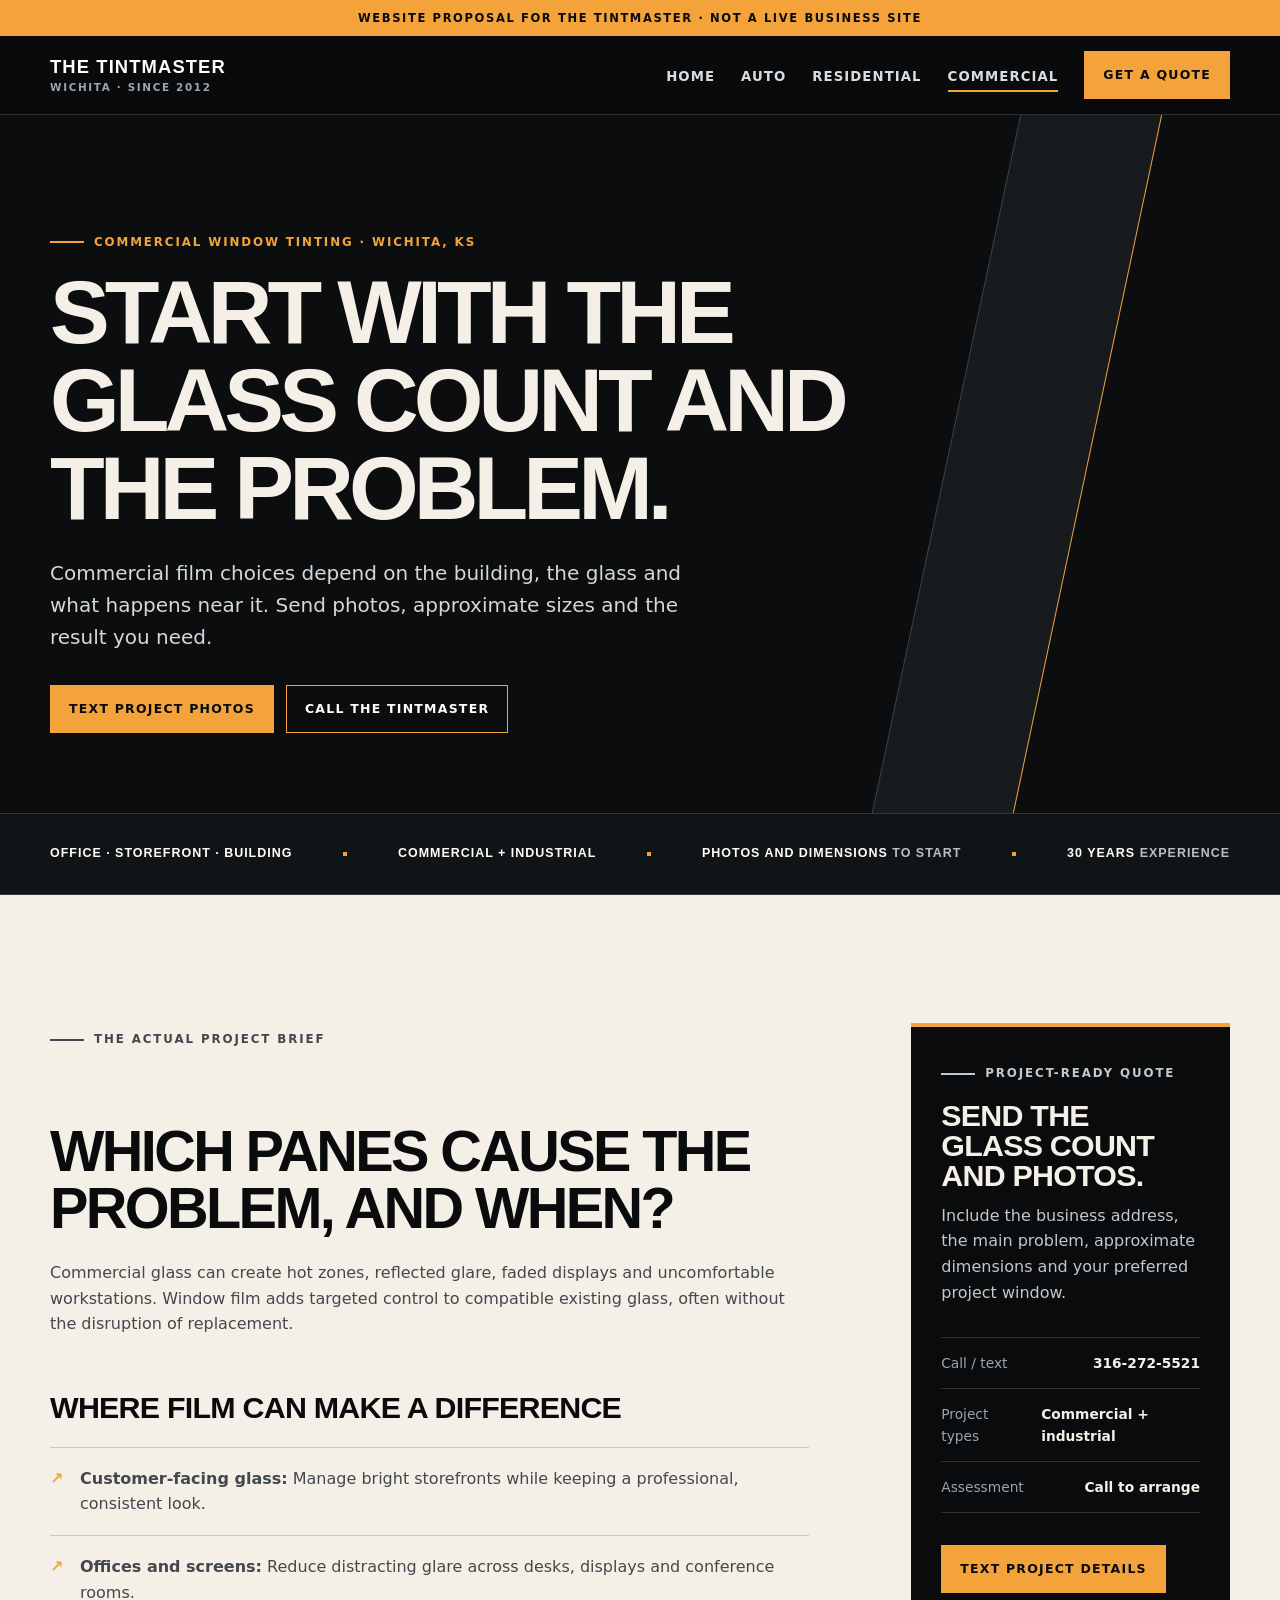
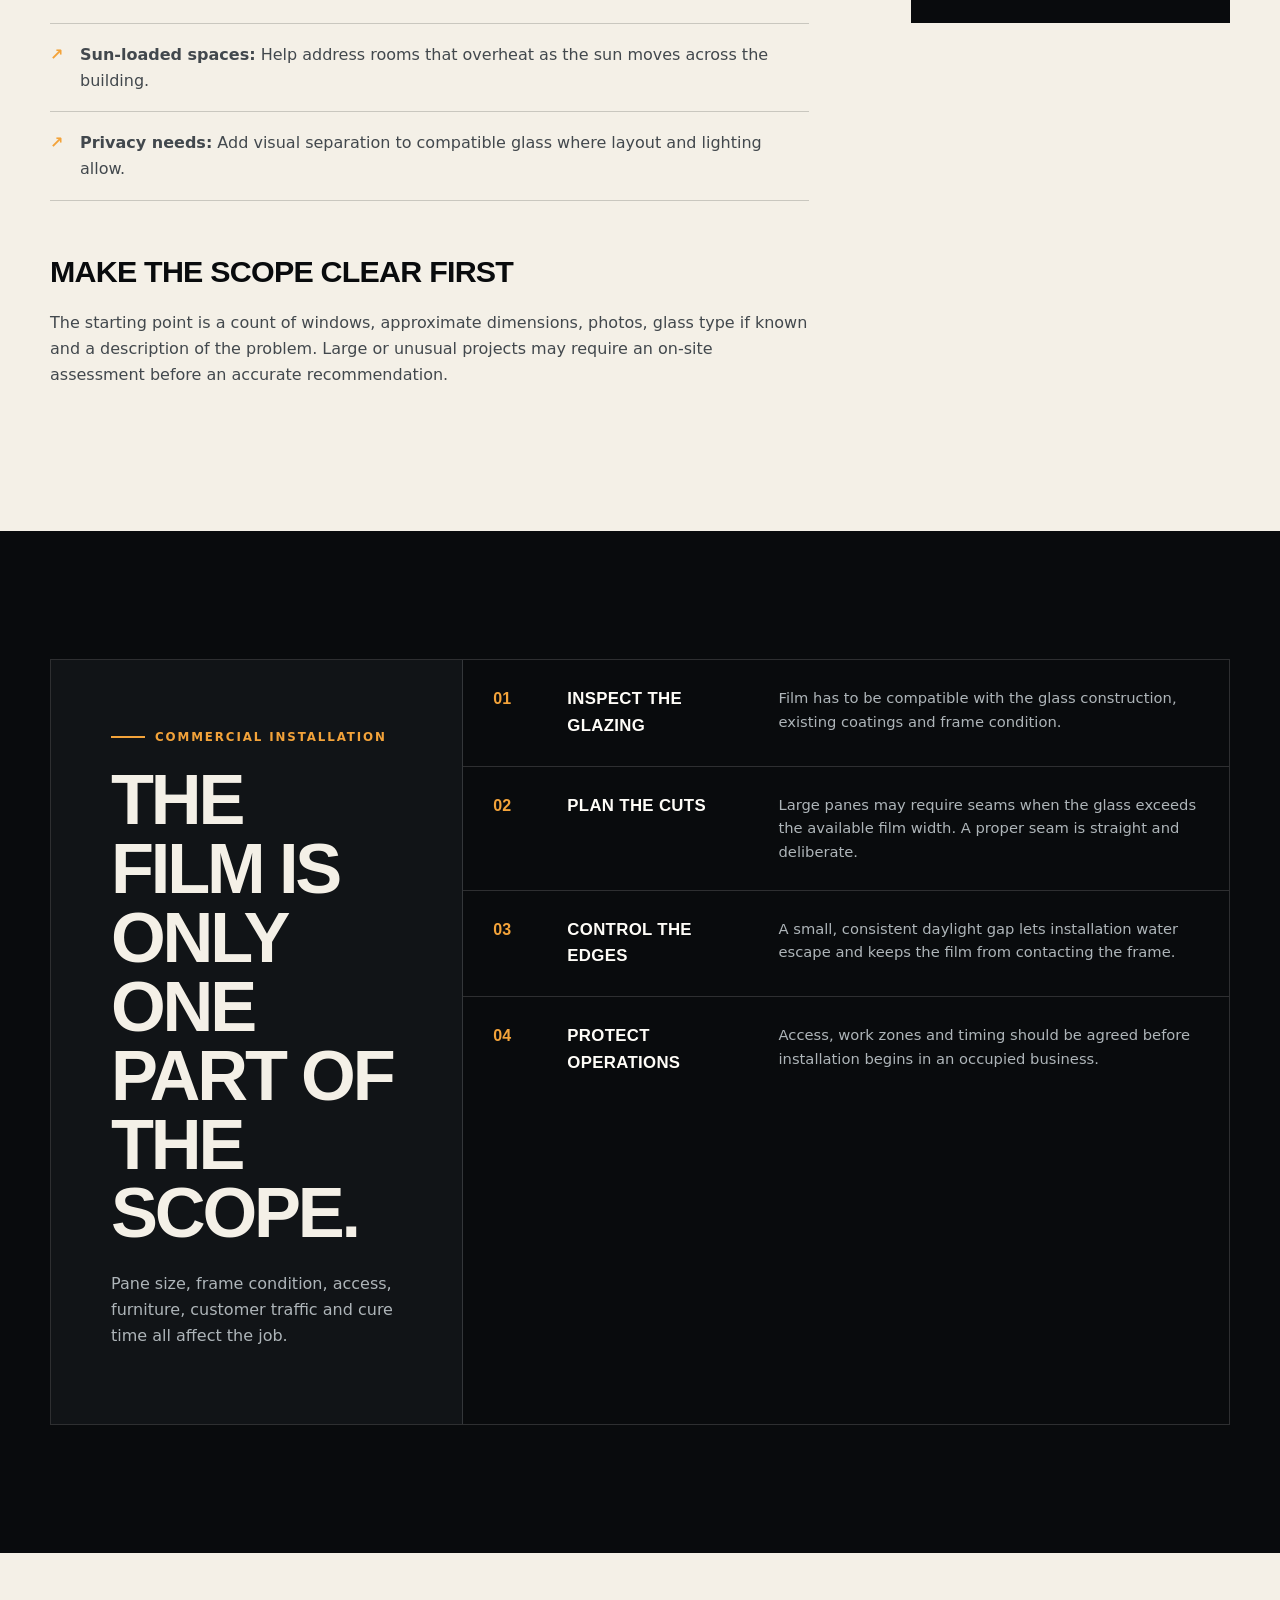
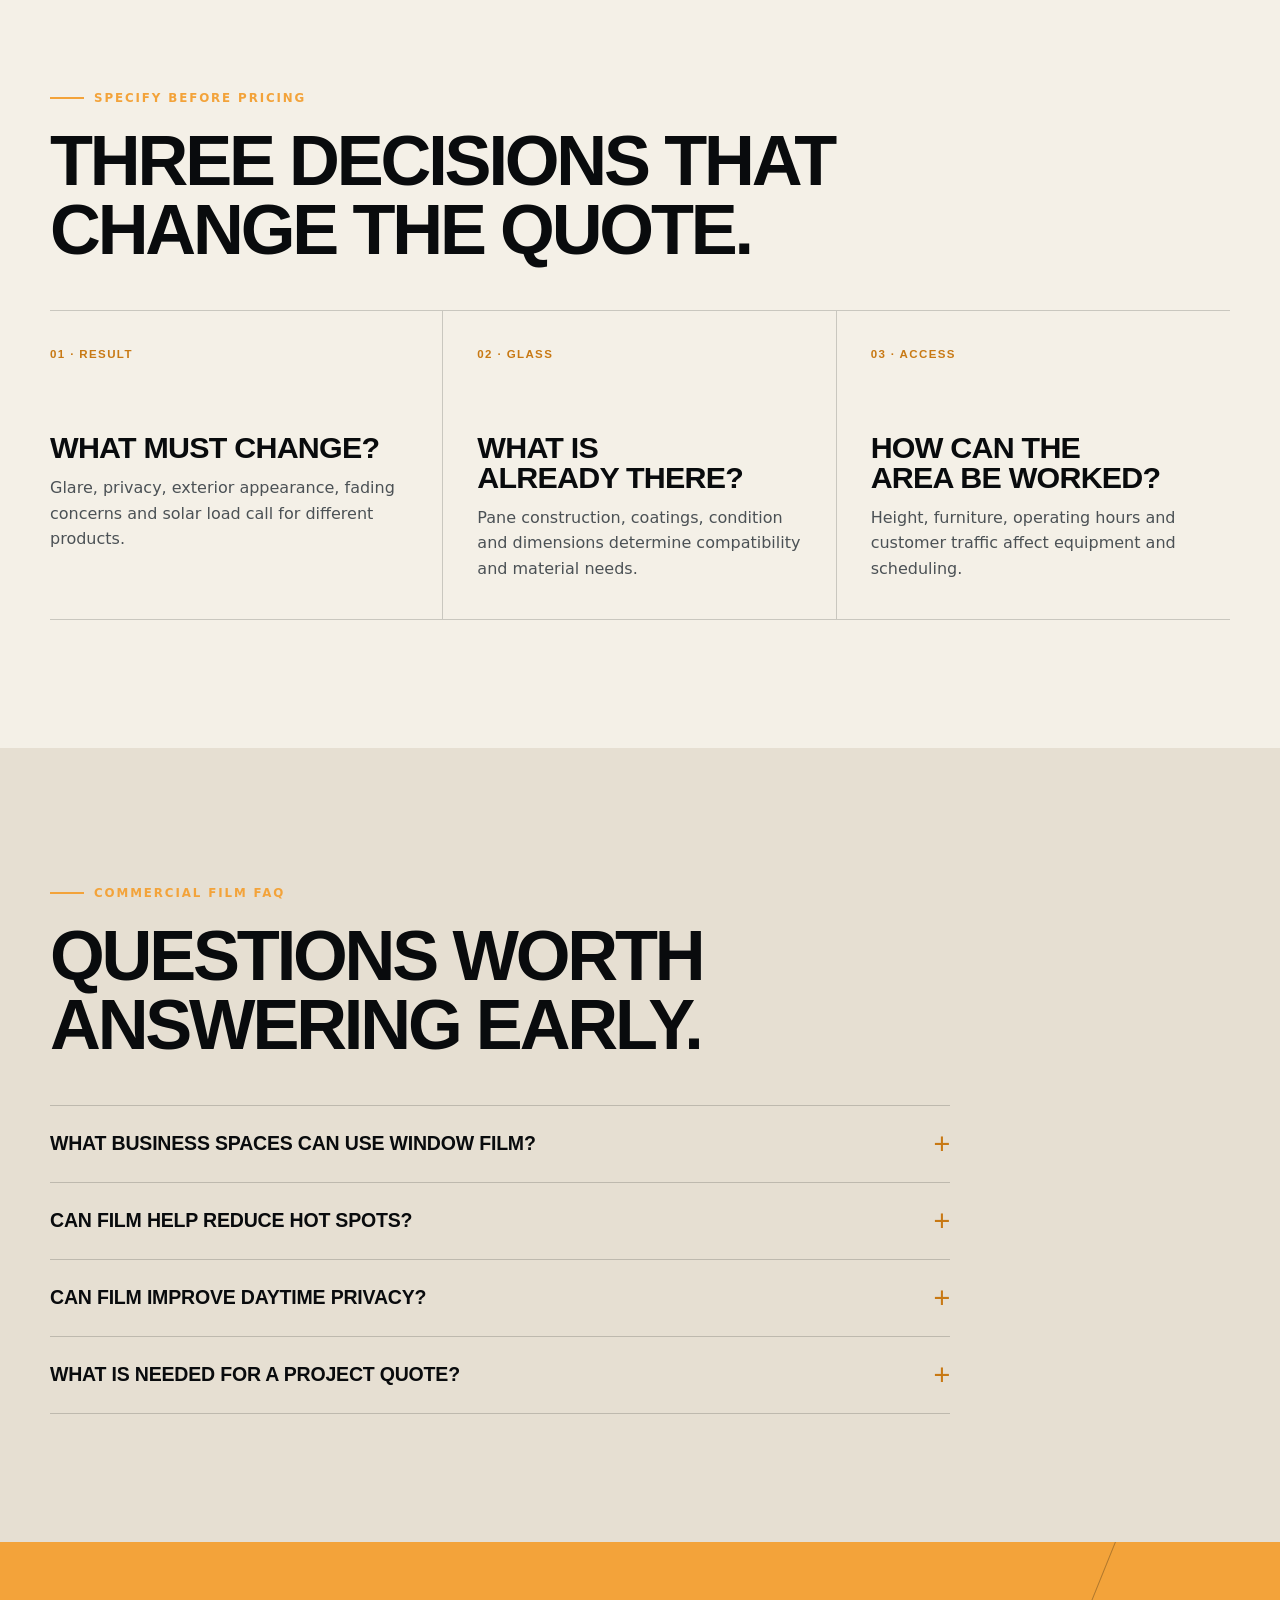
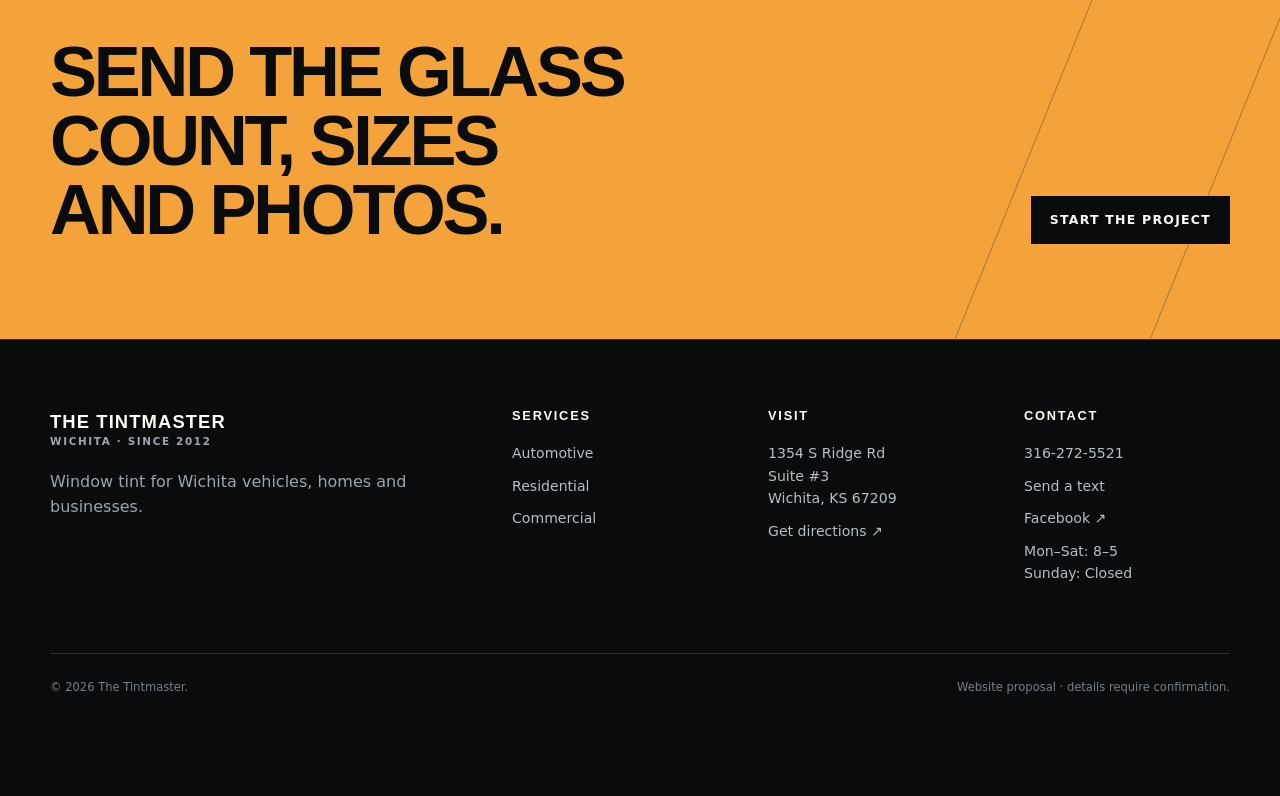
<file: commercial-window-tinting.html>
<!doctype html>
<html lang="en-US">
<head>
  <meta charset="utf-8">
  <meta name="viewport" content="width=device-width, initial-scale=1">
  <title>Commercial Window Tinting Wichita | The Tintmaster</title>
  <meta name="description" content="Commercial window tinting in Wichita for offices, storefronts and buildings. Improve comfort, glare control and privacy with The Tintmaster.">
  <link rel="canonical" href="https://tintmasterwichita.com/commercial-window-tinting.html">
  <link rel="icon" href="assets/favicon.svg" type="image/svg+xml">
  <link rel="stylesheet" href="styles.css">
  <meta property="og:type" content="website"><meta property="og:title" content="Commercial Window Tinting Wichita | The Tintmaster"><meta property="og:description" content="Start with the glass count, the room and the problem it creates.">
  <script type="application/ld+json">
  {"@context":"https://schema.org","@type":"Service","name":"Commercial Window Tinting in Wichita, KS","serviceType":"Commercial and industrial window film installation","areaServed":{"@type":"City","name":"Wichita"},"provider":{"@type":"LocalBusiness","name":"The Tintmaster","telephone":"+1-316-272-5521","address":{"@type":"PostalAddress","streetAddress":"1354 S Ridge Rd Suite #3","addressLocality":"Wichita","addressRegion":"KS","postalCode":"67209"}},"url":"https://tintmasterwichita.com/commercial-window-tinting.html"}
  </script>
  <script type="application/ld+json">
  {"@context":"https://schema.org","@type":"FAQPage","mainEntity":[
    {"@type":"Question","name":"What types of businesses can use commercial window film?","acceptedAnswer":{"@type":"Answer","text":"Commercial window film may be suitable for offices, storefronts and other buildings with compatible glass. Project fit should be assessed before film selection."}},
    {"@type":"Question","name":"What can commercial window film help with?","acceptedAnswer":{"@type":"Answer","text":"Depending on the film, it can help manage solar heat, screen glare, UV exposure, daytime privacy and the exterior appearance of glass."}},
    {"@type":"Question","name":"Can window film be installed without closing a business?","acceptedAnswer":{"@type":"Answer","text":"Scheduling and access depend on the project. Call The Tintmaster to discuss glass count, working hours and customer traffic."}}
  ]}
  </script>
</head>
<body>
  <a class="skip-link" href="#main">Skip to content</a>
  <div class="demo-ribbon">Website proposal for The Tintmaster · not a live business site</div>
  <header class="site-header"><div class="nav-wrap">
    <a class="brand" href="index.html" aria-label="The Tintmaster home"><span class="brand-copy"><strong>The Tintmaster</strong><small>Wichita · Since 2012</small></span></a>
    <button class="nav-toggle" type="button" aria-expanded="false" aria-controls="site-nav" aria-label="Open navigation"><span></span></button>
    <nav class="nav-links" id="site-nav" aria-label="Primary navigation"><a href="index.html">Home</a><a href="auto-window-tinting.html">Auto</a><a href="residential-window-tinting.html">Residential</a><a href="commercial-window-tinting.html" aria-current="page">Commercial</a><a class="button" href="contact.html">Get a quote</a></nav>
  </div></header>

  <main id="main">
    <section class="page-hero page-hero--plain" aria-labelledby="page-title">
      <div class="container">
        <p class="eyebrow">Commercial window tinting · Wichita, KS</p>
        <h1 id="page-title">Start with the glass count and the problem.</h1>
        <p class="lead">Commercial film choices depend on the building, the glass and what happens near it. Send photos, approximate sizes and the result you need.</p>
        <div class="hero-actions"><a class="button" href="sms:+13162725521">Text project photos</a><a class="button button--outline" href="tel:+13162725521">Call The Tintmaster</a></div>
      </div>
    </section>

    <div class="fact-line" aria-label="Commercial film facts"><div class="container"><span><strong>Office · storefront · building</strong></span><i aria-hidden="true"></i><span><strong>Commercial + industrial</strong></span><i aria-hidden="true"></i><span><strong>Photos and dimensions</strong> to start</span><i aria-hidden="true"></i><span><strong>30 years</strong> experience</span></div></div>

    <section class="section section--paper">
      <div class="container content-grid">
        <div class="article-copy">
          <p class="eyebrow">The actual project brief</p>
          <h2>Which panes cause the problem, and when?</h2>
          <p>Commercial glass can create hot zones, reflected glare, faded displays and uncomfortable workstations. Window film adds targeted control to compatible existing glass, often without the disruption of replacement.</p>
          <h3>Where film can make a difference</h3>
          <ul class="check-list check-list--dark">
            <li><strong>Customer-facing glass:</strong> Manage bright storefronts while keeping a professional, consistent look.</li>
            <li><strong>Offices and screens:</strong> Reduce distracting glare across desks, displays and conference rooms.</li>
            <li><strong>Sun-loaded spaces:</strong> Help address rooms that overheat as the sun moves across the building.</li>
            <li><strong>Privacy needs:</strong> Add visual separation to compatible glass where layout and lighting allow.</li>
          </ul>
          <h3>Make the scope clear first</h3>
          <p>The starting point is a count of windows, approximate dimensions, photos, glass type if known and a description of the problem. Large or unusual projects may require an on-site assessment before an accurate recommendation.</p>
        </div>
        <aside class="sticky-aside" aria-label="Get a commercial tint quote">
          <p class="eyebrow">Project-ready quote</p>
          <h3>Send the glass count and photos.</h3>
          <p>Include the business address, the main problem, approximate dimensions and your preferred project window.</p>
          <div class="detail-stack"><div class="detail-row"><span>Call / text</span><strong>316-272-5521</strong></div><div class="detail-row"><span>Project types</span><strong>Commercial + industrial</strong></div><div class="detail-row"><span>Assessment</span><strong>Call to arrange</strong></div></div>
          <a class="button" href="sms:+13162725521">Text project details</a>
        </aside>
      </div>
    </section>

    <section class="section" aria-labelledby="commercial-craft"><div class="container craft-board"><div class="craft-board__intro"><p class="eyebrow">Commercial installation</p><h2 id="commercial-craft">The film is only one part of the scope.</h2><p>Pane size, frame condition, access, furniture, customer traffic and cure time all affect the job.</p></div><div class="craft-board__steps"><div class="craft-step"><strong>Inspect the glazing</strong><p>Film has to be compatible with the glass construction, existing coatings and frame condition.</p></div><div class="craft-step"><strong>Plan the cuts</strong><p>Large panes may require seams when the glass exceeds the available film width. A proper seam is straight and deliberate.</p></div><div class="craft-step"><strong>Control the edges</strong><p>A small, consistent daylight gap lets installation water escape and keeps the film from contacting the frame.</p></div><div class="craft-step"><strong>Protect operations</strong><p>Access, work zones and timing should be agreed before installation begins in an occupied business.</p></div></div></div></section>

    <section class="section section--paper" aria-labelledby="commercial-process">
      <div class="container"><header class="section-head"><p class="eyebrow">Specify before pricing</p><h2 id="commercial-process">Three decisions that change the quote.</h2></header>
        <div class="decision-grid">
          <article class="decision"><span class="decision-label">01 · Result</span><h3>What must change?</h3><p>Glare, privacy, exterior appearance, fading concerns and solar load call for different products.</p></article>
          <article class="decision"><span class="decision-label">02 · Glass</span><h3>What is already there?</h3><p>Pane construction, coatings, condition and dimensions determine compatibility and material needs.</p></article>
          <article class="decision"><span class="decision-label">03 · Access</span><h3>How can the area be worked?</h3><p>Height, furniture, operating hours and customer traffic affect equipment and scheduling.</p></article>
        </div>
      </div>
    </section>

    <section class="section section--steel" aria-labelledby="commercial-faq">
      <div class="container"><header class="section-head"><p class="eyebrow">Commercial film FAQ</p><h2 id="commercial-faq">Questions worth answering early.</h2></header>
        <div class="faq-list">
          <details><summary>What business spaces can use window film?</summary><p>Offices, storefronts and other commercial or industrial buildings may benefit when the existing glass is compatible. The Tintmaster’s public profile documents commercial and industrial tinting capability.</p></details>
          <details><summary>Can film help reduce hot spots?</summary><p>Solar-control film can reduce solar heat entering through glass. Actual results depend on film, glass, exposure, window area and the building’s HVAC conditions.</p></details>
          <details><summary>Can film improve daytime privacy?</summary><p>Some films can create greater daytime visual separation, but performance changes with the light balance inside and outside. Nighttime privacy usually requires other measures.</p></details>
          <details><summary>What is needed for a project quote?</summary><p>The address, window count, rough measurements, clear photos, glass details if available and a short description of the operational problem and desired timing.</p></details>
        </div>
      </div>
    </section>

    <section class="cta-section"><div class="container cta-inner"><h2>Send the glass count, sizes and photos.</h2><a class="button button--dark" href="sms:+13162725521">Start the project</a></div></section>
  </main>

  <footer class="site-footer"><div class="container"><div class="footer-grid">
    <div class="footer-brand"><a class="brand" href="index.html"><span class="brand-copy"><strong>The Tintmaster</strong><small>Wichita · Since 2012</small></span></a><p>Window tint for Wichita vehicles, homes and businesses.</p></div>
    <div class="footer-col"><h2>Services</h2><a href="auto-window-tinting.html">Automotive</a><a href="residential-window-tinting.html">Residential</a><a href="commercial-window-tinting.html">Commercial</a></div>
    <div class="footer-col"><h2>Visit</h2><address>1354 S Ridge Rd<br>Suite #3<br>Wichita, KS 67209</address><a href="https://www.google.com/maps/search/?api=1&amp;query=The+Tintmaster+1354+S+Ridge+Rd+Wichita+KS+67209" rel="noopener">Get directions ↗</a></div>
    <div class="footer-col"><h2>Contact</h2><a href="tel:+13162725521">316-272-5521</a><a href="sms:+13162725521">Send a text</a><a href="https://www.facebook.com/Tintmaster47" rel="noopener">Facebook ↗</a><p>Mon–Sat: 8–5<br>Sunday: Closed</p></div>
  </div><div class="footer-bottom"><span>© <span data-year></span> The Tintmaster.</span><span>Website proposal · details require confirmation.</span></div></div></footer>
  <div class="mobile-callbar" aria-label="Quick contact"><a href="tel:+13162725521">Call now</a><a href="sms:+13162725521">Text for quote</a></div>
  <script src="script.js" defer></script>
</body>
</html>
</file>
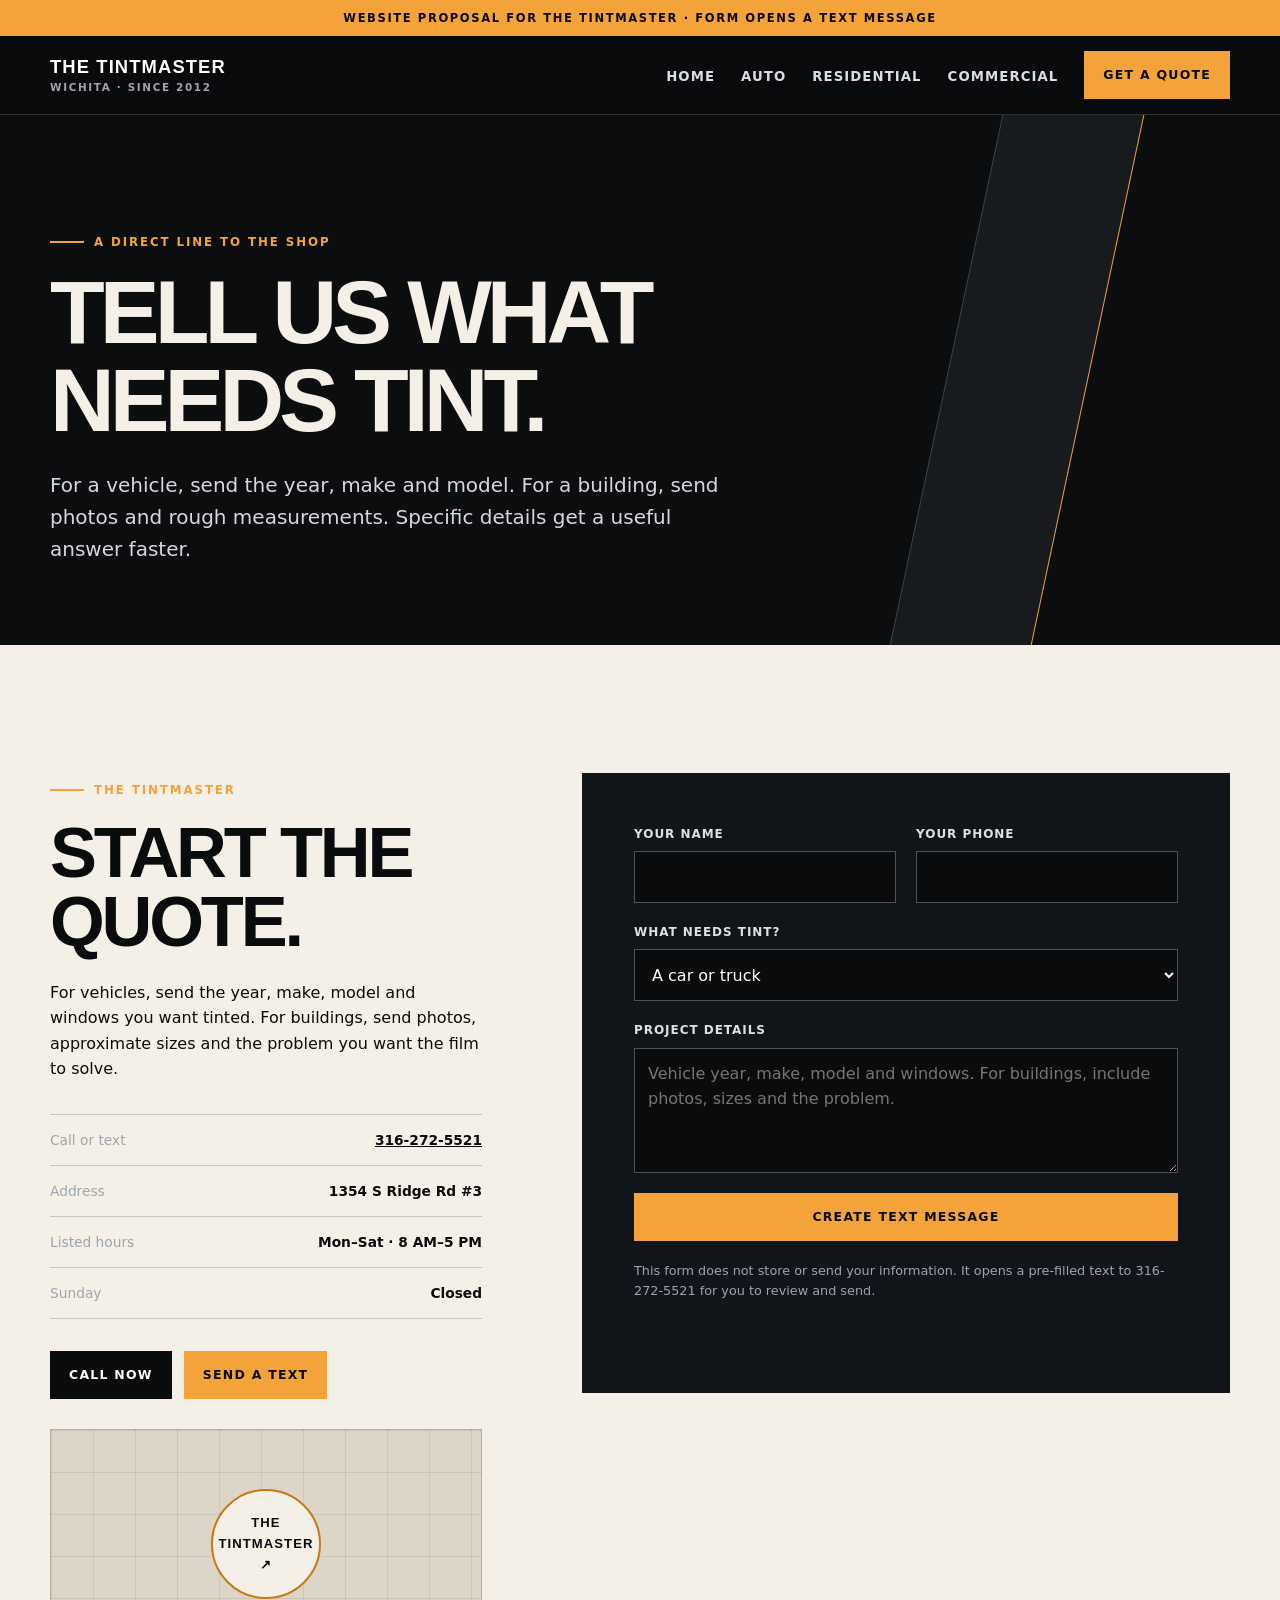
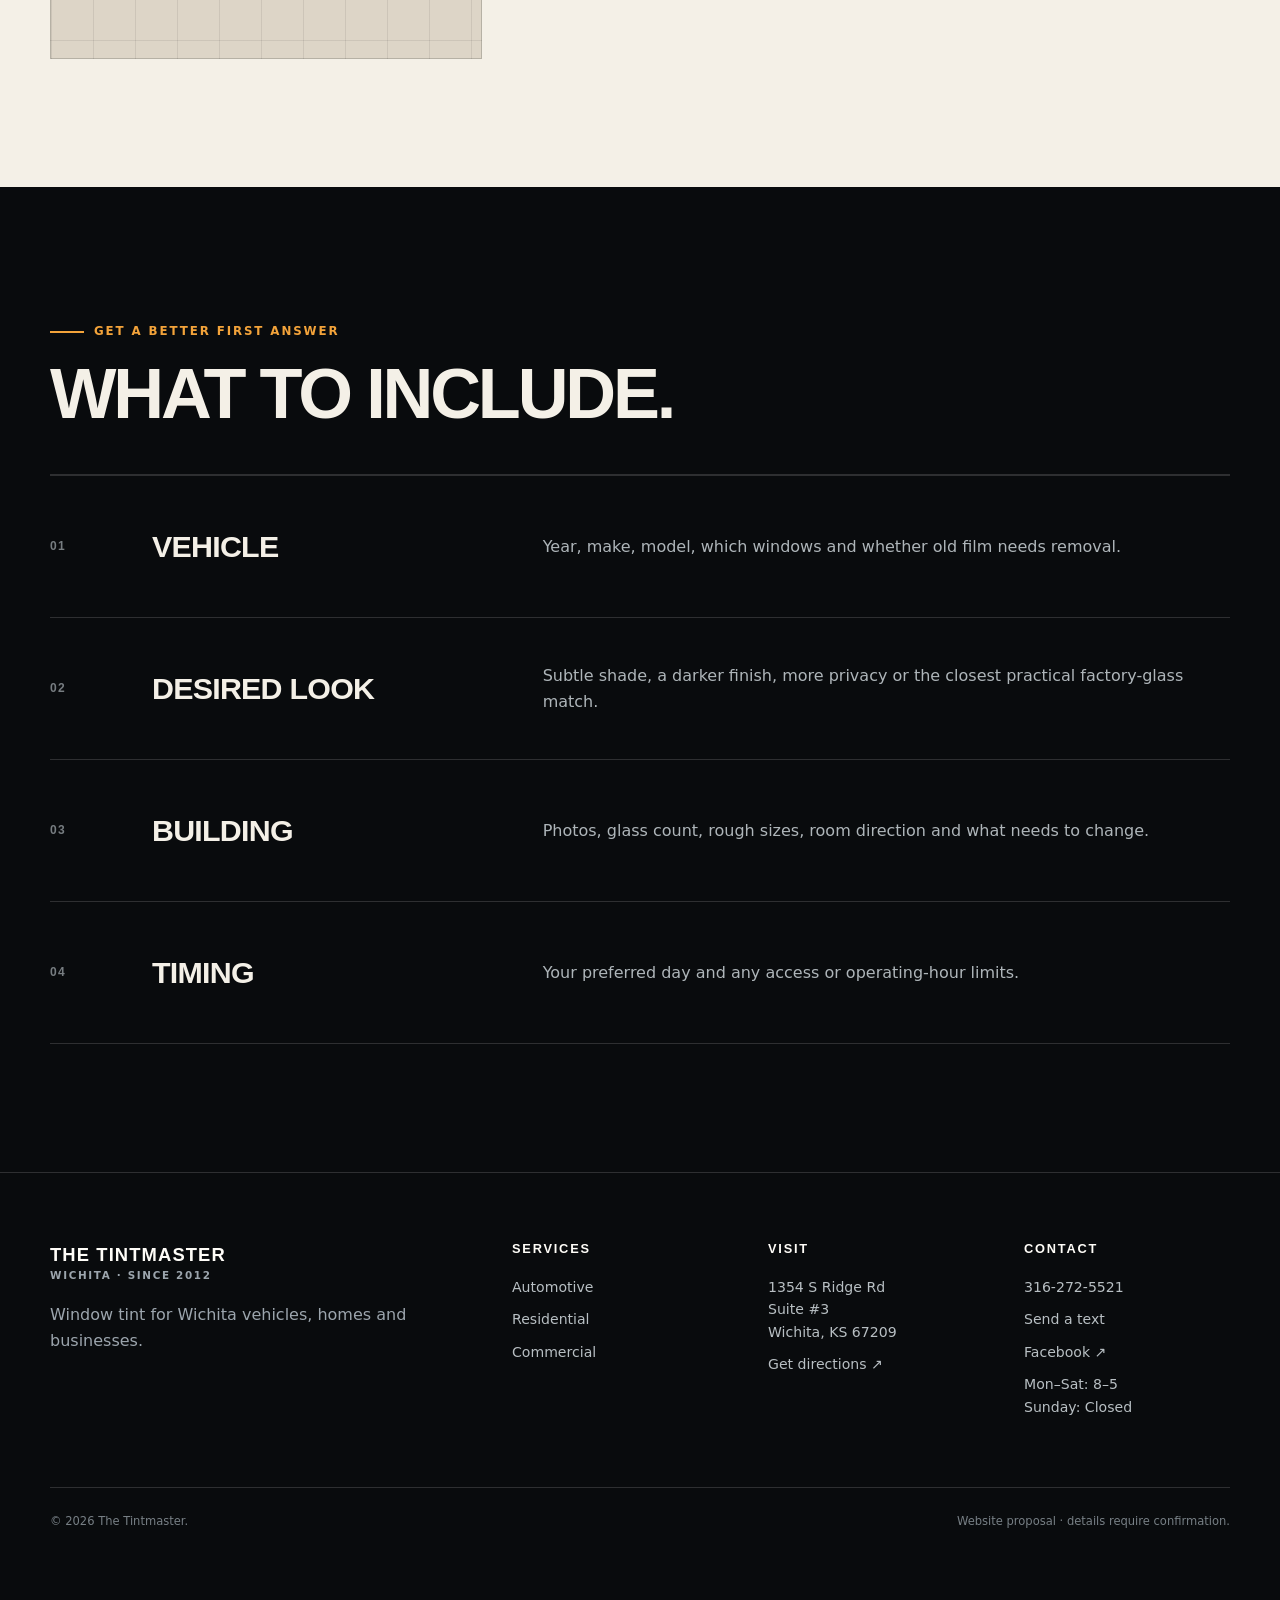
<file: contact.html>
<!doctype html>
<html lang="en-US">
<head>
  <meta charset="utf-8">
  <meta name="viewport" content="width=device-width, initial-scale=1">
  <title>Get a Window Tint Quote in Wichita, KS | The Tintmaster</title>
  <meta name="description" content="Request a Wichita window tint quote from The Tintmaster. Call or text details for your vehicle, home, commercial building, boat or motorhome.">
  <link rel="canonical" href="https://tintmasterwichita.com/contact.html">
  <link rel="icon" href="assets/favicon.svg" type="image/svg+xml">
  <link rel="stylesheet" href="styles.css">
  <meta property="og:type" content="website"><meta property="og:title" content="Window Tint Quote Wichita, KS | The Tintmaster"><meta property="og:description" content="Tell The Tintmaster what you want tinted and start a direct quote conversation.">
  <script type="application/ld+json">
  {"@context":"https://schema.org","@type":"ContactPage","name":"Request a Window Tint Quote","url":"https://tintmasterwichita.com/contact.html","mainEntity":{"@type":"LocalBusiness","name":"The Tintmaster","telephone":"+1-316-272-5521","address":{"@type":"PostalAddress","streetAddress":"1354 S Ridge Rd Suite #3","addressLocality":"Wichita","addressRegion":"KS","postalCode":"67209","addressCountry":"US"}}}
  </script>
</head>
<body>
  <a class="skip-link" href="#main">Skip to content</a>
  <div class="demo-ribbon">Website proposal for The Tintmaster · form opens a text message</div>
  <header class="site-header"><div class="nav-wrap">
    <a class="brand" href="index.html" aria-label="The Tintmaster home"><span class="brand-copy"><strong>The Tintmaster</strong><small>Wichita · Since 2012</small></span></a>
    <button class="nav-toggle" type="button" aria-expanded="false" aria-controls="site-nav" aria-label="Open navigation"><span></span></button>
    <nav class="nav-links" id="site-nav" aria-label="Primary navigation"><a href="index.html">Home</a><a href="auto-window-tinting.html">Auto</a><a href="residential-window-tinting.html">Residential</a><a href="commercial-window-tinting.html">Commercial</a><a class="button" href="contact.html" aria-current="page">Get a quote</a></nav>
  </div></header>

  <main id="main">
    <section class="page-hero page-hero--plain" aria-labelledby="page-title"><div class="container"><p class="eyebrow">A direct line to the shop</p><h1 id="page-title">Tell us what needs tint.</h1><p class="lead">For a vehicle, send the year, make and model. For a building, send photos and rough measurements. Specific details get a useful answer faster.</p></div></section>

    <section class="section section--paper">
      <div class="container quote-layout">
        <div>
          <p class="eyebrow">The Tintmaster</p>
          <h2>Start the quote.</h2>
          <p>For vehicles, send the year, make, model and windows you want tinted. For buildings, send photos, approximate sizes and the problem you want the film to solve.</p>
          <div class="detail-stack" style="border-color:var(--line-light)">
            <div class="detail-row" style="border-color:var(--line-light)"><span>Call or text</span><strong><a href="tel:+13162725521">316-272-5521</a></strong></div>
            <div class="detail-row" style="border-color:var(--line-light)"><span>Address</span><strong>1354 S Ridge Rd #3</strong></div>
            <div class="detail-row" style="border-color:var(--line-light)"><span>Listed hours</span><strong>Mon–Sat · 8 AM–5 PM</strong></div>
            <div class="detail-row" style="border-color:var(--line-light)"><span>Sunday</span><strong>Closed</strong></div>
          </div>
          <div class="cta-row"><a class="button button--dark" href="tel:+13162725521">Call now</a><a class="button" href="sms:+13162725521">Send a text</a></div>
          <a class="map-card" href="https://www.google.com/maps/search/?api=1&amp;query=The+Tintmaster+1354+S+Ridge+Rd+Wichita+KS+67209" rel="noopener" aria-label="Open directions to The Tintmaster in Google Maps"><span class="map-pin">The<br>Tintmaster<br>↗</span></a>
        </div>

        <form class="quote-form" data-quote-form>
          <div class="field"><label for="name">Your name</label><input id="name" name="name" autocomplete="name" required></div>
          <div class="field"><label for="phone">Your phone</label><input id="phone" name="phone" type="tel" autocomplete="tel" inputmode="tel"></div>
          <div class="field field--full"><label for="service">What needs tint?</label><select id="service" name="service" required><option value="automotive window tinting">A car or truck</option><option value="residential window tinting">A home</option><option value="commercial window tinting">An office or business</option><option value="boat or motorhome window tinting">A boat or motorhome</option><option value="another window film project">Something else</option></select></div>
          <div class="field field--full"><label for="details">Project details</label><textarea id="details" name="details" required placeholder="Vehicle year, make, model and windows. For buildings, include photos, sizes and the problem."></textarea></div>
          <div class="field field--full"><button class="button" type="submit">Create text message</button></div>
          <p class="form-note">This form does not store or send your information. It opens a pre-filled text to 316-272-5521 for you to review and send.</p>
          <p class="form-status" data-form-status aria-live="polite"></p>
        </form>
      </div>
    </section>

    <section class="section" aria-labelledby="quote-prep"><div class="container"><header class="section-head"><p class="eyebrow">Get a better first answer</p><h2 id="quote-prep">What to include.</h2></header>
      <div class="service-ledger" style="border-color:var(--line-dark)">
        <div class="service-row" style="color:var(--paper);border-color:var(--line-dark)"><span class="service-row__num">01</span><h3>Vehicle</h3><p style="color:#aeb5b9">Year, make, model, which windows and whether old film needs removal.</p></div>
        <div class="service-row" style="color:var(--paper);border-color:var(--line-dark)"><span class="service-row__num">02</span><h3>Desired look</h3><p style="color:#aeb5b9">Subtle shade, a darker finish, more privacy or the closest practical factory-glass match.</p></div>
        <div class="service-row" style="color:var(--paper);border-color:var(--line-dark)"><span class="service-row__num">03</span><h3>Building</h3><p style="color:#aeb5b9">Photos, glass count, rough sizes, room direction and what needs to change.</p></div>
        <div class="service-row" style="color:var(--paper);border-color:var(--line-dark)"><span class="service-row__num">04</span><h3>Timing</h3><p style="color:#aeb5b9">Your preferred day and any access or operating-hour limits.</p></div>
      </div>
    </div></section>
  </main>

  <footer class="site-footer"><div class="container"><div class="footer-grid">
    <div class="footer-brand"><a class="brand" href="index.html"><span class="brand-copy"><strong>The Tintmaster</strong><small>Wichita · Since 2012</small></span></a><p>Window tint for Wichita vehicles, homes and businesses.</p></div>
    <div class="footer-col"><h2>Services</h2><a href="auto-window-tinting.html">Automotive</a><a href="residential-window-tinting.html">Residential</a><a href="commercial-window-tinting.html">Commercial</a></div>
    <div class="footer-col"><h2>Visit</h2><address>1354 S Ridge Rd<br>Suite #3<br>Wichita, KS 67209</address><a href="https://www.google.com/maps/search/?api=1&amp;query=The+Tintmaster+1354+S+Ridge+Rd+Wichita+KS+67209" rel="noopener">Get directions ↗</a></div>
    <div class="footer-col"><h2>Contact</h2><a href="tel:+13162725521">316-272-5521</a><a href="sms:+13162725521">Send a text</a><a href="https://www.facebook.com/Tintmaster47" rel="noopener">Facebook ↗</a><p>Mon–Sat: 8–5<br>Sunday: Closed</p></div>
  </div><div class="footer-bottom"><span>© <span data-year></span> The Tintmaster.</span><span>Website proposal · details require confirmation.</span></div></div></footer>
  <div class="mobile-callbar" aria-label="Quick contact"><a href="tel:+13162725521">Call now</a><a href="sms:+13162725521">Text for quote</a></div>
  <script src="script.js" defer></script>
</body>
</html>
</file>
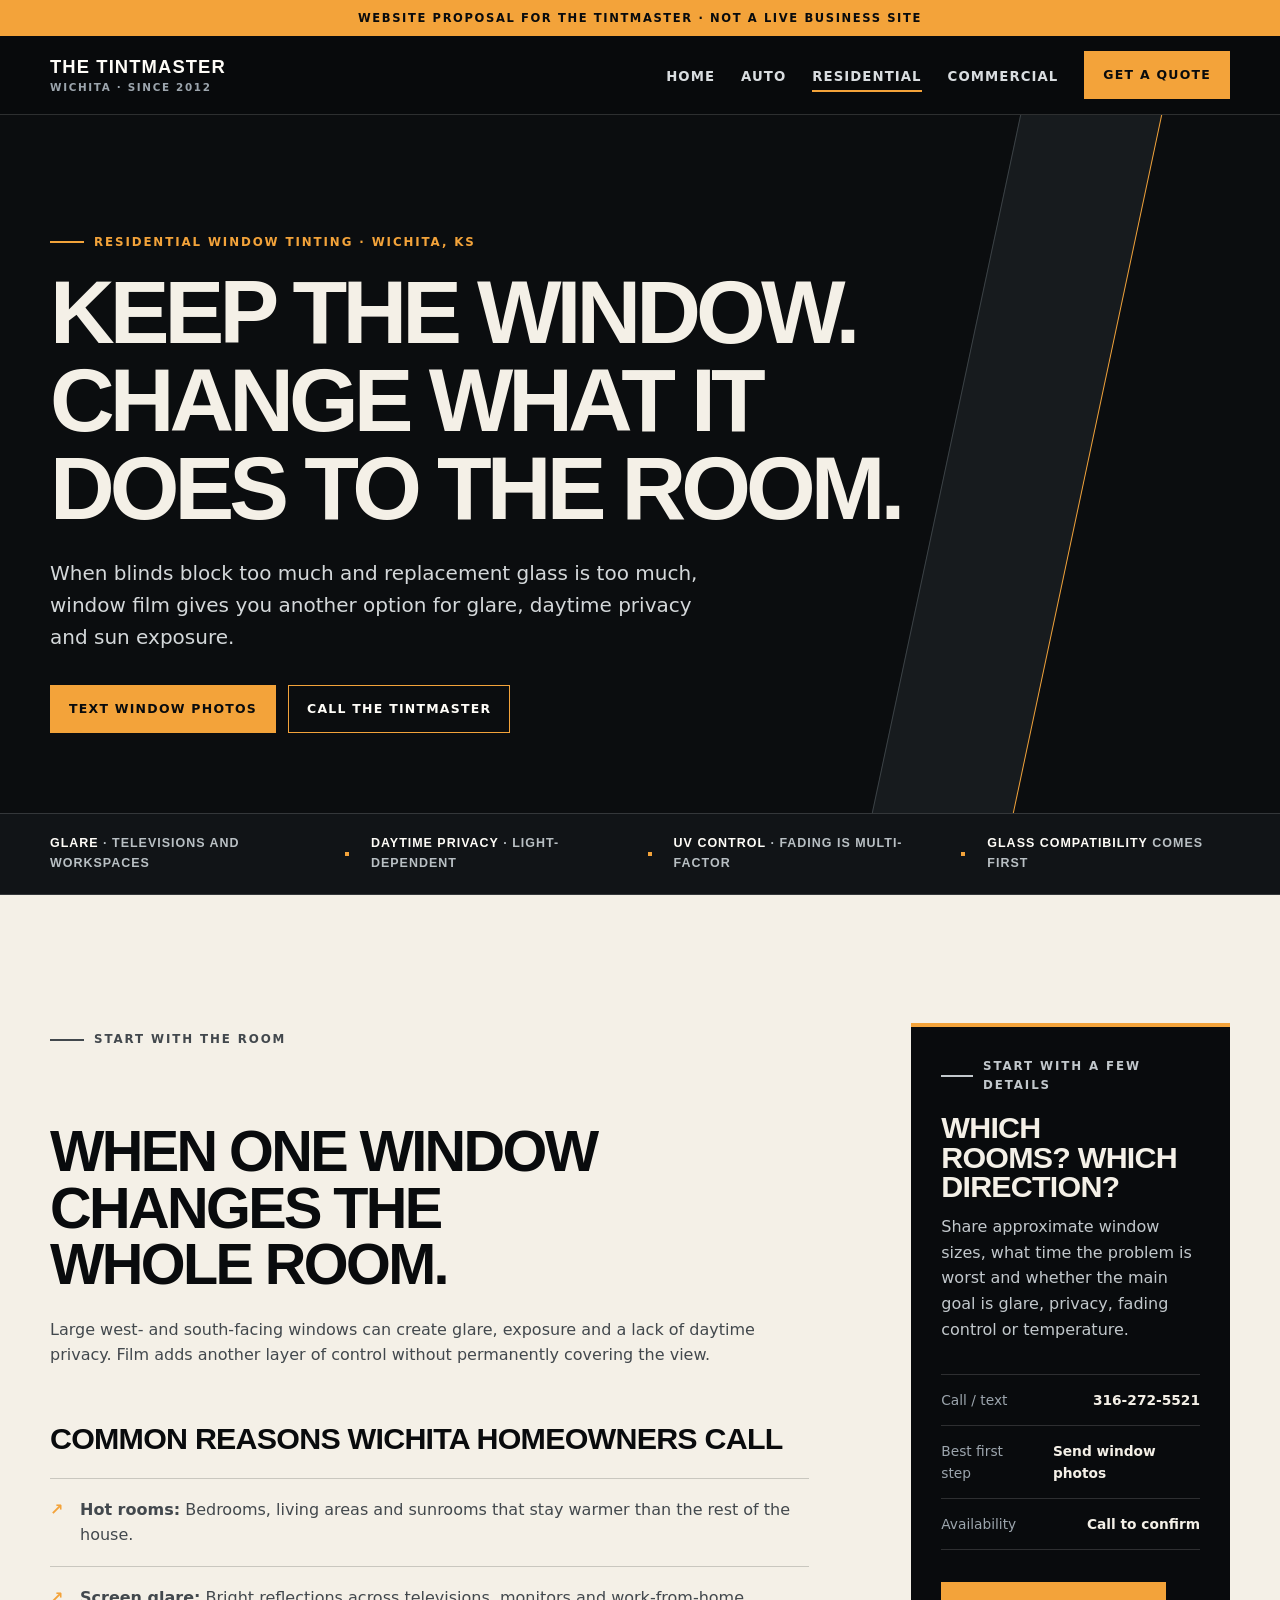
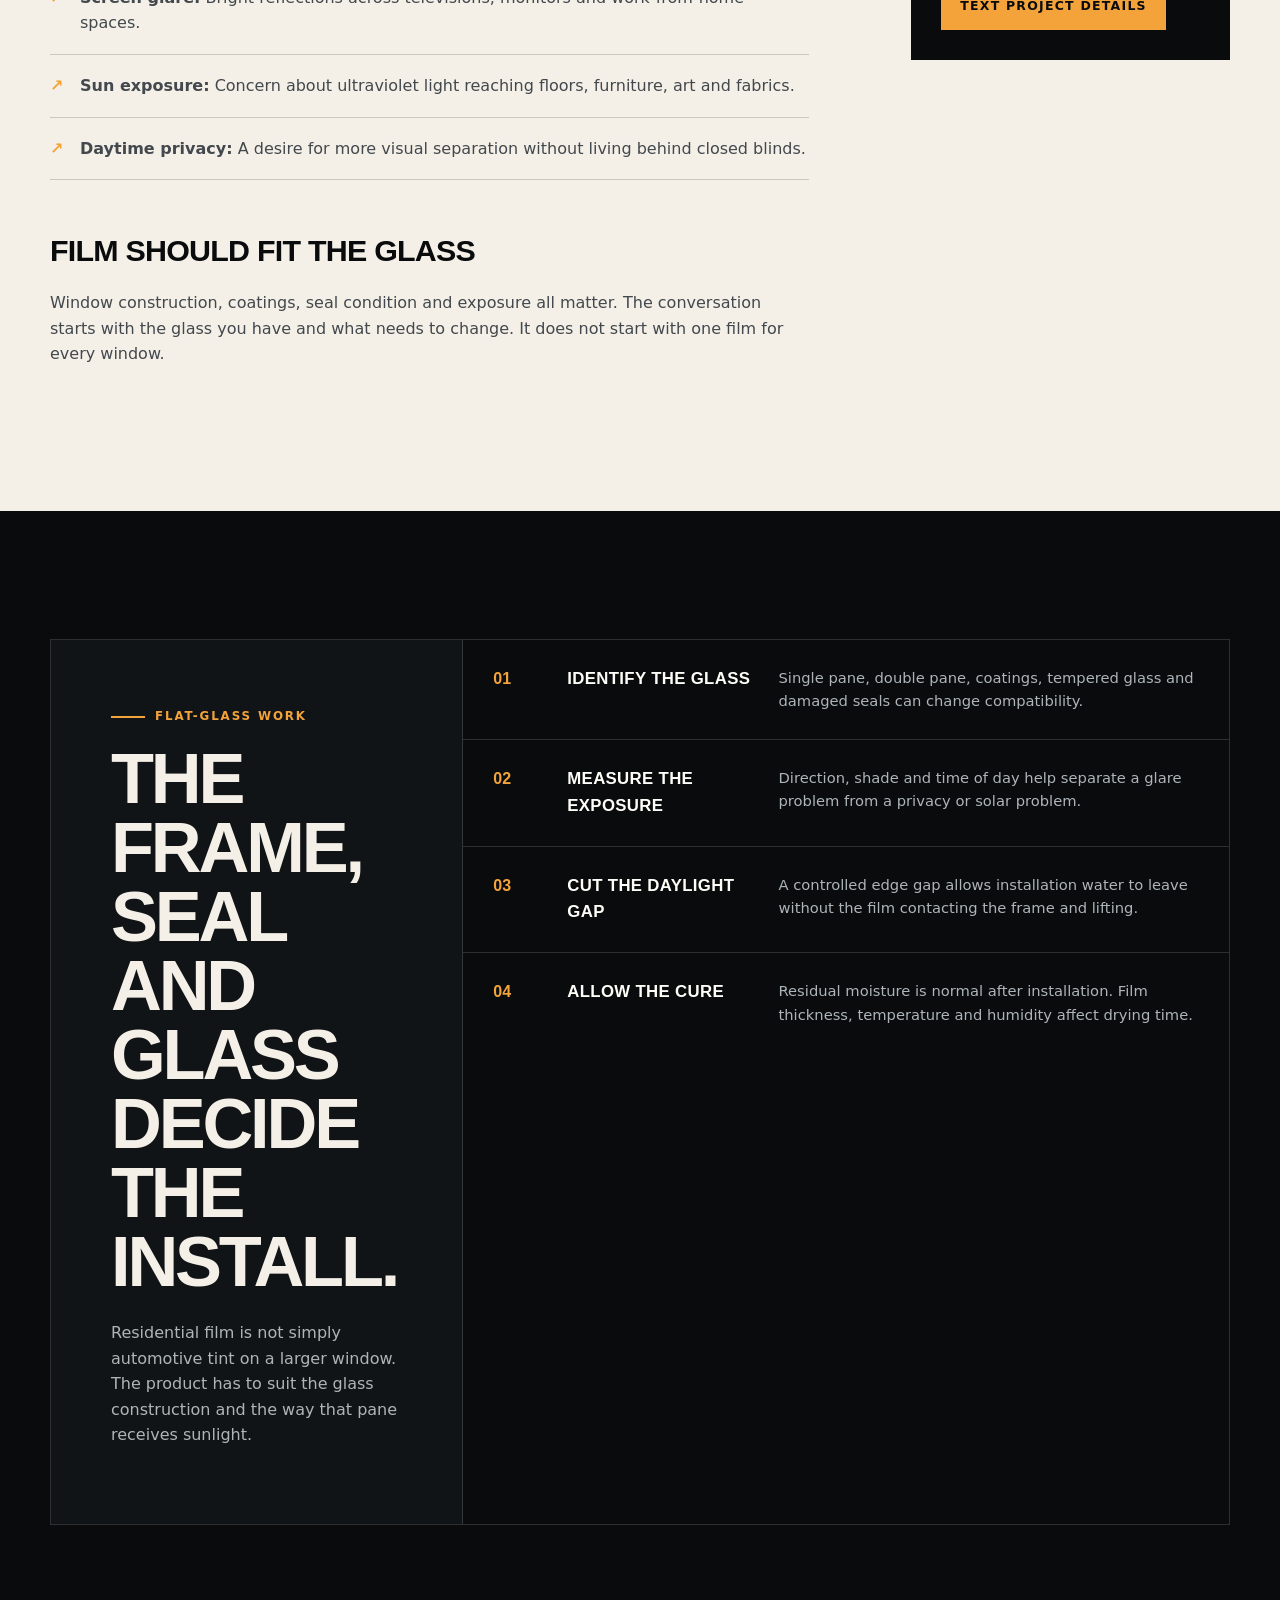
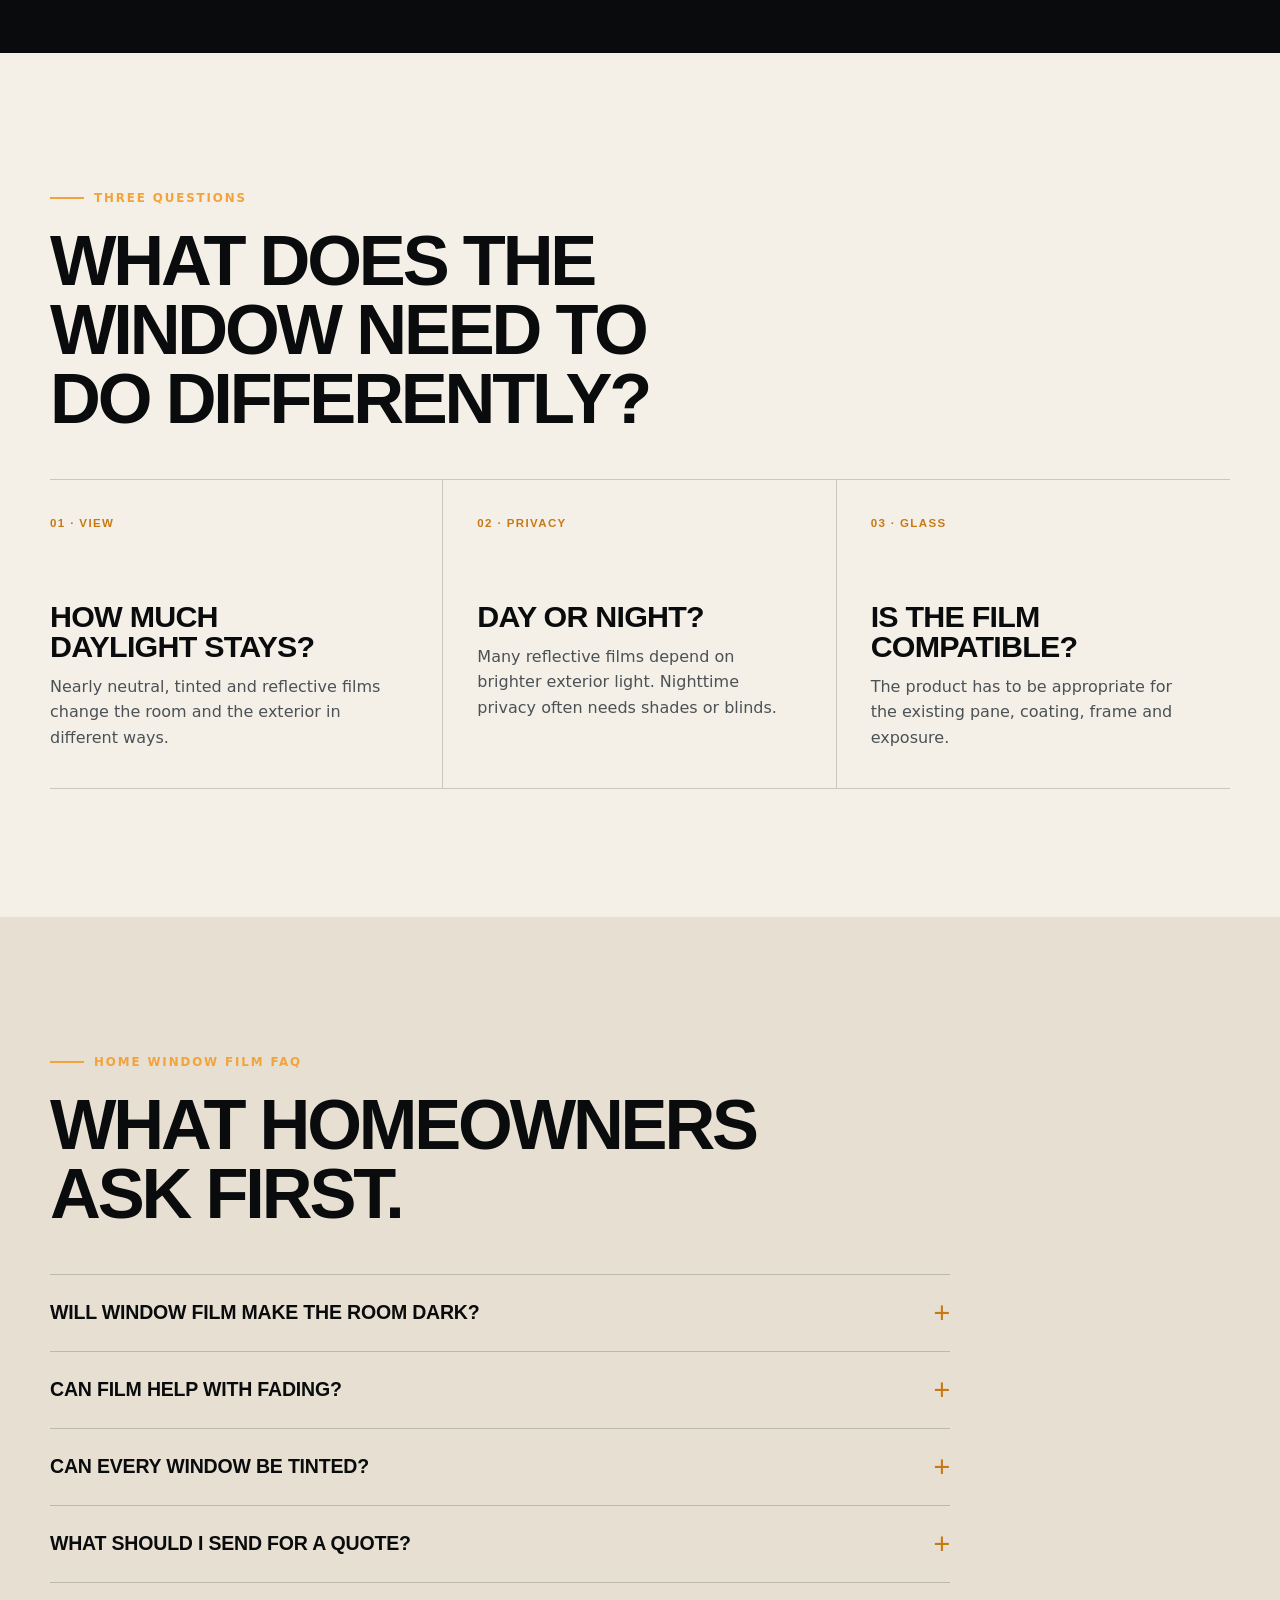
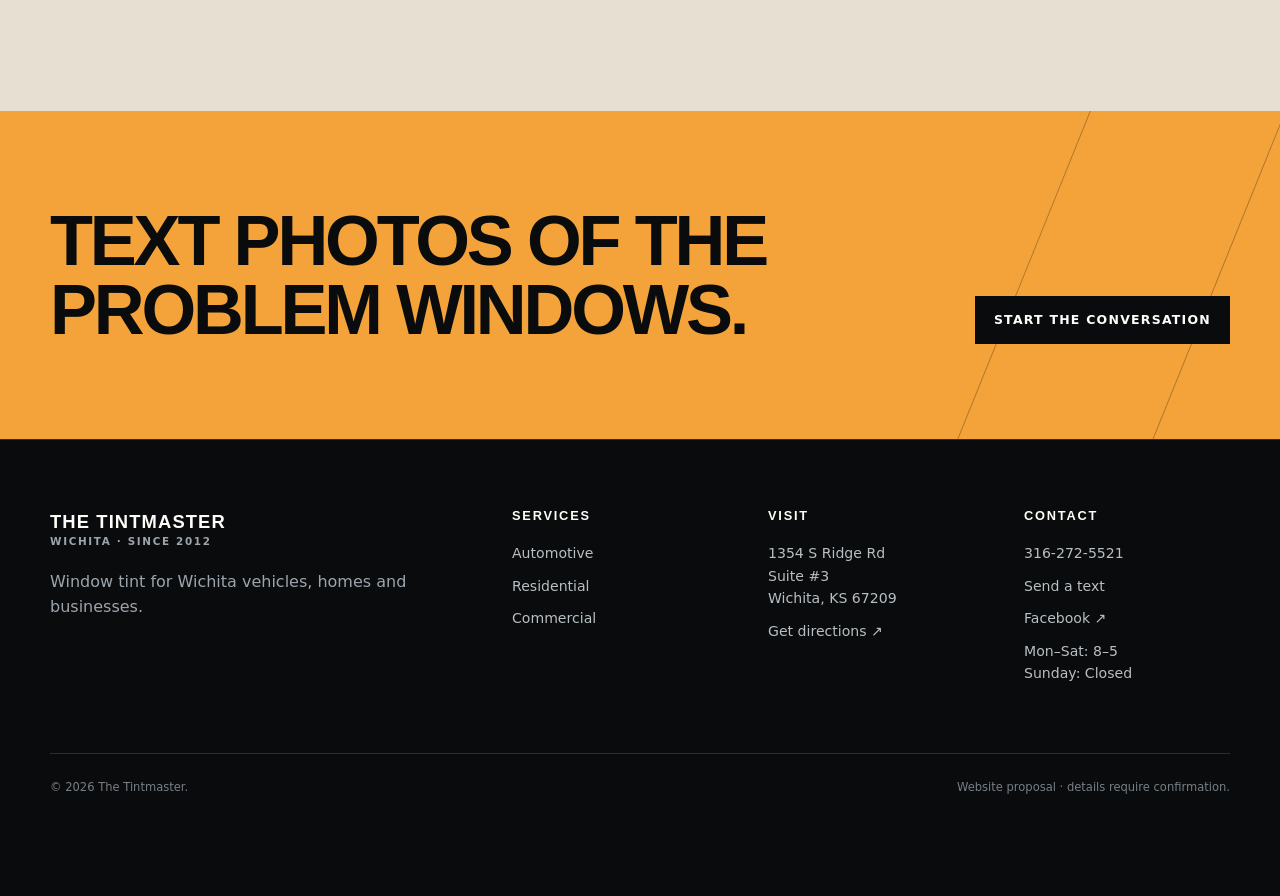
<file: residential-window-tinting.html>
<!doctype html>
<html lang="en-US">
<head>
  <meta charset="utf-8">
  <meta name="viewport" content="width=device-width, initial-scale=1">
  <title>Residential Window Tinting Wichita | The Tintmaster</title>
  <meta name="description" content="Residential window film in Wichita for glare, privacy, fading concerns and hard-to-cover glass. Send The Tintmaster photos for a project conversation.">
  <link rel="canonical" href="https://tintmasterwichita.com/residential-window-tinting.html">
  <link rel="icon" href="assets/favicon.svg" type="image/svg+xml">
  <link rel="stylesheet" href="styles.css">
  <meta property="og:type" content="website"><meta property="og:title" content="Residential Window Tinting Wichita | The Tintmaster"><meta property="og:description" content="Keep the window. Change what it does to the room.">
  <script type="application/ld+json">
  {"@context":"https://schema.org","@type":"Service","name":"Residential Window Tinting in Wichita, KS","serviceType":"Home window film installation","areaServed":{"@type":"City","name":"Wichita"},"provider":{"@type":"LocalBusiness","name":"The Tintmaster","telephone":"+1-316-272-5521","address":{"@type":"PostalAddress","streetAddress":"1354 S Ridge Rd Suite #3","addressLocality":"Wichita","addressRegion":"KS","postalCode":"67209"}},"url":"https://tintmasterwichita.com/residential-window-tinting.html"}
  </script>
  <script type="application/ld+json">
  {"@context":"https://schema.org","@type":"FAQPage","mainEntity":[
    {"@type":"Question","name":"What does residential window film help with?","acceptedAnswer":{"@type":"Answer","text":"Depending on the selected film, residential window tint can help control solar heat, glare, UV exposure and privacy while preserving natural light."}},
    {"@type":"Question","name":"Will home window tint make rooms dark?","acceptedAnswer":{"@type":"Answer","text":"Not necessarily. Residential films are available in different appearances and light levels. The right option depends on the glass, exposure and desired result."}},
    {"@type":"Question","name":"Can all home windows be tinted?","acceptedAnswer":{"@type":"Answer","text":"Film-to-glass compatibility matters. Window construction, existing coatings, seal condition and sun exposure should be assessed before selecting film."}}
  ]}
  </script>
</head>
<body>
  <a class="skip-link" href="#main">Skip to content</a>
  <div class="demo-ribbon">Website proposal for The Tintmaster · not a live business site</div>
  <header class="site-header"><div class="nav-wrap">
    <a class="brand" href="index.html" aria-label="The Tintmaster home"><span class="brand-copy"><strong>The Tintmaster</strong><small>Wichita · Since 2012</small></span></a>
    <button class="nav-toggle" type="button" aria-expanded="false" aria-controls="site-nav" aria-label="Open navigation"><span></span></button>
    <nav class="nav-links" id="site-nav" aria-label="Primary navigation"><a href="index.html">Home</a><a href="auto-window-tinting.html">Auto</a><a href="residential-window-tinting.html" aria-current="page">Residential</a><a href="commercial-window-tinting.html">Commercial</a><a class="button" href="contact.html">Get a quote</a></nav>
  </div></header>

  <main id="main">
    <section class="page-hero page-hero--plain" aria-labelledby="page-title">
      <div class="container">
        <p class="eyebrow">Residential window tinting · Wichita, KS</p>
        <h1 id="page-title">Keep the window. Change what it does to the room.</h1>
        <p class="lead">When blinds block too much and replacement glass is too much, window film gives you another option for glare, daytime privacy and sun exposure.</p>
        <div class="hero-actions"><a class="button" href="sms:+13162725521">Text window photos</a><a class="button button--outline" href="tel:+13162725521">Call The Tintmaster</a></div>
      </div>
    </section>

    <div class="fact-line" aria-label="Residential film facts"><div class="container"><span><strong>Glare</strong> · televisions and workspaces</span><i aria-hidden="true"></i><span><strong>Daytime privacy</strong> · light-dependent</span><i aria-hidden="true"></i><span><strong>UV control</strong> · fading is multi-factor</span><i aria-hidden="true"></i><span><strong>Glass compatibility</strong> comes first</span></div></div>

    <section class="section section--paper">
      <div class="container content-grid">
        <div class="article-copy">
          <p class="eyebrow">Start with the room</p>
          <h2>When one window changes the whole room.</h2>
          <p>Large west- and south-facing windows can create glare, exposure and a lack of daytime privacy. Film adds another layer of control without permanently covering the view.</p>
          <h3>Common reasons Wichita homeowners call</h3>
          <ul class="check-list check-list--dark">
            <li><strong>Hot rooms:</strong> Bedrooms, living areas and sunrooms that stay warmer than the rest of the house.</li>
            <li><strong>Screen glare:</strong> Bright reflections across televisions, monitors and work-from-home spaces.</li>
            <li><strong>Sun exposure:</strong> Concern about ultraviolet light reaching floors, furniture, art and fabrics.</li>
            <li><strong>Daytime privacy:</strong> A desire for more visual separation without living behind closed blinds.</li>
          </ul>
          <h3>Film should fit the glass</h3>
          <p>Window construction, coatings, seal condition and exposure all matter. The conversation starts with the glass you have and what needs to change. It does not start with one film for every window.</p>
        </div>
        <aside class="sticky-aside" aria-label="Get a residential tint quote">
          <p class="eyebrow">Start with a few details</p>
          <h3>Which rooms? Which direction?</h3>
          <p>Share approximate window sizes, what time the problem is worst and whether the main goal is glare, privacy, fading control or temperature.</p>
          <div class="detail-stack"><div class="detail-row"><span>Call / text</span><strong>316-272-5521</strong></div><div class="detail-row"><span>Best first step</span><strong>Send window photos</strong></div><div class="detail-row"><span>Availability</span><strong>Call to confirm</strong></div></div>
          <a class="button" href="sms:+13162725521">Text project details</a>
        </aside>
      </div>
    </section>

    <section class="section" aria-labelledby="home-craft"><div class="container craft-board"><div class="craft-board__intro"><p class="eyebrow">Flat-glass work</p><h2 id="home-craft">The frame, seal and glass decide the install.</h2><p>Residential film is not simply automotive tint on a larger window. The product has to suit the glass construction and the way that pane receives sunlight.</p></div><div class="craft-board__steps"><div class="craft-step"><strong>Identify the glass</strong><p>Single pane, double pane, coatings, tempered glass and damaged seals can change compatibility.</p></div><div class="craft-step"><strong>Measure the exposure</strong><p>Direction, shade and time of day help separate a glare problem from a privacy or solar problem.</p></div><div class="craft-step"><strong>Cut the daylight gap</strong><p>A controlled edge gap allows installation water to leave without the film contacting the frame and lifting.</p></div><div class="craft-step"><strong>Allow the cure</strong><p>Residual moisture is normal after installation. Film thickness, temperature and humidity affect drying time.</p></div></div></div></section>

    <section class="section section--paper" aria-labelledby="home-process">
      <div class="container"><header class="section-head"><p class="eyebrow">Three questions</p><h2 id="home-process">What does the window need to do differently?</h2></header>
        <div class="decision-grid">
          <article class="decision"><span class="decision-label">01 · View</span><h3>How much daylight stays?</h3><p>Nearly neutral, tinted and reflective films change the room and the exterior in different ways.</p></article>
          <article class="decision"><span class="decision-label">02 · Privacy</span><h3>Day or night?</h3><p>Many reflective films depend on brighter exterior light. Nighttime privacy often needs shades or blinds.</p></article>
          <article class="decision"><span class="decision-label">03 · Glass</span><h3>Is the film compatible?</h3><p>The product has to be appropriate for the existing pane, coating, frame and exposure.</p></article>
        </div>
      </div>
    </section>

    <section class="section section--steel" aria-labelledby="home-faq">
      <div class="container"><header class="section-head"><p class="eyebrow">Home window film FAQ</p><h2 id="home-faq">What homeowners ask first.</h2></header>
        <div class="faq-list">
          <details><summary>Will window film make the room dark?</summary><p>It does not have to. Film comes in different visible-light levels and appearances. The right choice balances the desired performance with how much natural light you want to preserve.</p></details>
          <details><summary>Can film help with fading?</summary><p>Film can help reduce UV exposure and some solar energy that contribute to fading, but no product eliminates fading entirely. Fabrics, dyes, heat and visible light also play a role.</p></details>
          <details><summary>Can every window be tinted?</summary><p>Not automatically. Double-pane construction, existing coatings, damaged seals and other conditions can affect compatibility. The glass should be assessed before film is selected.</p></details>
          <details><summary>What should I send for a quote?</summary><p>Photos from inside and outside, approximate glass dimensions, the room location and the time of day when heat or glare is strongest.</p></details>
        </div>
      </div>
    </section>

    <section class="cta-section"><div class="container cta-inner"><h2>Text photos of the problem windows.</h2><a class="button button--dark" href="sms:+13162725521">Start the conversation</a></div></section>
  </main>

  <footer class="site-footer"><div class="container"><div class="footer-grid">
    <div class="footer-brand"><a class="brand" href="index.html"><span class="brand-copy"><strong>The Tintmaster</strong><small>Wichita · Since 2012</small></span></a><p>Window tint for Wichita vehicles, homes and businesses.</p></div>
    <div class="footer-col"><h2>Services</h2><a href="auto-window-tinting.html">Automotive</a><a href="residential-window-tinting.html">Residential</a><a href="commercial-window-tinting.html">Commercial</a></div>
    <div class="footer-col"><h2>Visit</h2><address>1354 S Ridge Rd<br>Suite #3<br>Wichita, KS 67209</address><a href="https://www.google.com/maps/search/?api=1&amp;query=The+Tintmaster+1354+S+Ridge+Rd+Wichita+KS+67209" rel="noopener">Get directions ↗</a></div>
    <div class="footer-col"><h2>Contact</h2><a href="tel:+13162725521">316-272-5521</a><a href="sms:+13162725521">Send a text</a><a href="https://www.facebook.com/Tintmaster47" rel="noopener">Facebook ↗</a><p>Mon–Sat: 8–5<br>Sunday: Closed</p></div>
  </div><div class="footer-bottom"><span>© <span data-year></span> The Tintmaster.</span><span>Website proposal · details require confirmation.</span></div></div></footer>
  <div class="mobile-callbar" aria-label="Quick contact"><a href="tel:+13162725521">Call now</a><a href="sms:+13162725521">Text for quote</a></div>
  <script src="script.js" defer></script>
</body>
</html>
</file>
<file: styles.css>
:root {
  --ink: #090b0d;
  --ink-soft: #11151a;
  --paper: #f4f0e7;
  --paper-deep: #e6dfd2;
  --white: #fffdf8;
  --amber: #f3a33a;
  --amber-dark: #c87914;
  --steel: #9ca5ad;
  --line-dark: rgba(255, 255, 255, 0.15);
  --line-light: rgba(9, 11, 13, 0.18);
  --max: 1180px;
  --display: "Arial Narrow", "Roboto Condensed", "Helvetica Neue", Arial, sans-serif;
  --body: Inter, ui-sans-serif, system-ui, -apple-system, BlinkMacSystemFont, "Segoe UI", sans-serif;
}

* {
  box-sizing: border-box;
}

html {
  scroll-behavior: smooth;
  scroll-padding-top: 120px;
}

body {
  margin: 0;
  color: var(--paper);
  background: var(--ink);
  font-family: var(--body);
  line-height: 1.6;
  -webkit-font-smoothing: antialiased;
}

img {
  display: block;
  max-width: 100%;
}

a {
  color: inherit;
}

button,
input,
select,
textarea {
  font: inherit;
}

button,
a {
  -webkit-tap-highlight-color: transparent;
}

:focus-visible {
  outline: 3px solid var(--amber);
  outline-offset: 3px;
}

.skip-link {
  position: fixed;
  z-index: 1000;
  top: 8px;
  left: 8px;
  padding: 10px 14px;
  color: var(--ink);
  background: var(--amber);
  transform: translateY(-160%);
}

.skip-link:focus {
  transform: translateY(0);
}

.demo-ribbon {
  min-height: 36px;
  display: flex;
  align-items: center;
  justify-content: center;
  padding: 7px 20px;
  color: var(--ink);
  background: var(--amber);
  font-size: 0.72rem;
  font-weight: 850;
  letter-spacing: 0.14em;
  text-align: center;
  text-transform: uppercase;
}

.site-header {
  position: sticky;
  z-index: 100;
  top: 0;
  border-bottom: 1px solid var(--line-dark);
  background: rgba(9, 11, 13, 0.94);
  backdrop-filter: blur(14px);
}

.nav-wrap,
.container {
  width: min(calc(100% - 40px), var(--max));
  margin-inline: auto;
}

.nav-wrap {
  min-height: 78px;
  display: flex;
  align-items: center;
  justify-content: space-between;
  gap: 24px;
}

.brand {
  display: inline-flex;
  align-items: center;
  gap: 12px;
  color: var(--white);
  text-decoration: none;
}

.brand-mark {
  width: 39px;
  height: 39px;
  display: grid;
  place-items: center;
  border: 1px solid var(--amber);
  color: var(--amber);
  font-family: var(--display);
  font-size: 1rem;
  font-weight: 900;
  letter-spacing: -0.08em;
}

.brand-copy {
  display: grid;
  line-height: 1;
}

.brand-copy strong {
  font-family: var(--display);
  font-size: 1.15rem;
  font-stretch: condensed;
  letter-spacing: 0.06em;
  text-transform: uppercase;
}

.brand-copy small {
  margin-top: 5px;
  color: var(--steel);
  font-size: 0.65rem;
  font-weight: 750;
  letter-spacing: 0.16em;
  text-transform: uppercase;
}

.nav-links {
  display: flex;
  align-items: center;
  gap: 26px;
}

.nav-links > a:not(.button) {
  position: relative;
  padding: 28px 0 25px;
  color: #d9dde0;
  font-size: 0.83rem;
  font-weight: 760;
  letter-spacing: 0.08em;
  text-decoration: none;
  text-transform: uppercase;
}

.nav-links > a:not(.button)::after {
  position: absolute;
  right: 0;
  bottom: 20px;
  left: 0;
  height: 2px;
  content: "";
  background: var(--amber);
  transform: scaleX(0);
  transform-origin: left;
  transition: transform 180ms ease;
}

.nav-links > a:hover::after,
.nav-links > a[aria-current="page"]::after {
  transform: scaleX(1);
}

.nav-toggle {
  width: 48px;
  height: 48px;
  display: none;
  border: 1px solid var(--line-dark);
  color: var(--white);
  background: transparent;
  cursor: pointer;
}

.nav-toggle span,
.nav-toggle::before,
.nav-toggle::after {
  width: 22px;
  height: 2px;
  display: block;
  margin: 5px auto;
  content: "";
  background: currentColor;
  transition: transform 180ms ease, opacity 180ms ease;
}

.nav-toggle[aria-expanded="true"] span {
  opacity: 0;
}

.nav-toggle[aria-expanded="true"]::before {
  transform: translateY(7px) rotate(45deg);
}

.nav-toggle[aria-expanded="true"]::after {
  transform: translateY(-7px) rotate(-45deg);
}

.button {
  min-height: 48px;
  display: inline-flex;
  align-items: center;
  justify-content: center;
  gap: 10px;
  padding: 12px 18px;
  border: 1px solid var(--amber);
  color: var(--ink);
  background: var(--amber);
  font-size: 0.78rem;
  font-weight: 850;
  letter-spacing: 0.1em;
  text-align: center;
  text-decoration: none;
  text-transform: uppercase;
  transition: background 160ms ease, color 160ms ease, transform 160ms ease;
}

.button:hover {
  color: var(--white);
  background: var(--amber-dark);
  transform: translateY(-2px);
}

.button--outline {
  color: var(--white);
  background: transparent;
}

.button--outline:hover {
  color: var(--ink);
  background: var(--amber);
}

.button--dark {
  border-color: var(--ink);
  color: var(--white);
  background: var(--ink);
}

.eyebrow {
  display: inline-flex;
  align-items: center;
  gap: 10px;
  margin: 0 0 18px;
  color: var(--amber);
  font-size: 0.74rem;
  font-weight: 850;
  letter-spacing: 0.16em;
  text-transform: uppercase;
}

.eyebrow::before {
  width: 34px;
  height: 2px;
  content: "";
  background: currentColor;
}

h1,
h2,
h3,
p {
  margin-top: 0;
}

h1,
h2,
h3 {
  font-family: var(--display);
  line-height: 0.98;
  text-wrap: balance;
}

h1 {
  margin-bottom: 24px;
  font-size: clamp(3.2rem, 8vw, 7.1rem);
  font-weight: 900;
  letter-spacing: -0.055em;
  text-transform: uppercase;
}

h2 {
  margin-bottom: 24px;
  font-size: clamp(2.35rem, 5.5vw, 4.8rem);
  font-weight: 900;
  letter-spacing: -0.045em;
  text-transform: uppercase;
}

h3 {
  margin-bottom: 12px;
  font-size: clamp(1.35rem, 2.4vw, 1.9rem);
  font-weight: 850;
  letter-spacing: -0.025em;
  text-transform: uppercase;
}

.lead {
  max-width: 670px;
  color: #d4d8da;
  font-size: clamp(1.05rem, 2vw, 1.25rem);
}

.hero {
  position: relative;
  min-height: 700px;
  display: grid;
  align-items: center;
  overflow: hidden;
  isolation: isolate;
}

.hero::before {
  position: absolute;
  z-index: -3;
  inset: 0;
  content: "";
  background: #0b0d0f;
  background-position: center;
  background-size: cover;
}

.hero::after {
  position: absolute;
  z-index: -2;
  inset: 0;
  content: "";
  background: linear-gradient(90deg, rgba(4, 6, 8, 0.97) 0%, rgba(4, 6, 8, 0.84) 44%, rgba(4, 6, 8, 0.16) 80%);
}

.hero-sunline {
  position: absolute;
  z-index: -1;
  top: 0;
  bottom: 0;
  left: max(20px, calc((100vw - var(--max)) / 2));
  width: 1px;
  background: rgba(243, 163, 58, 0.65);
  box-shadow: 0 0 28px rgba(243, 163, 58, 0.35);
}

.hero .container {
  padding-block: 100px;
}

.hero-copy {
  max-width: 780px;
  padding-left: 32px;
}

.hero h1 span,
.page-hero h1 span {
  color: var(--amber);
}

.hero-actions,
.cta-row {
  display: flex;
  flex-wrap: wrap;
  gap: 12px;
  margin-top: 32px;
}

.trust-rail {
  border-block: 1px solid var(--line-dark);
  background: var(--ink-soft);
}

.trust-grid {
  display: grid;
  grid-template-columns: repeat(3, 1fr);
}

.trust-item {
  min-height: 132px;
  display: grid;
  align-content: center;
  padding: 24px 36px;
  border-right: 1px solid var(--line-dark);
}

.trust-item:first-child {
  border-left: 1px solid var(--line-dark);
}

.trust-item strong {
  display: block;
  color: var(--white);
  font-family: var(--display);
  font-size: clamp(1.6rem, 3vw, 2.6rem);
  font-weight: 900;
  letter-spacing: -0.04em;
  line-height: 1;
  text-transform: uppercase;
}

.trust-item span {
  margin-top: 7px;
  color: var(--steel);
  font-size: 0.75rem;
  font-weight: 750;
  letter-spacing: 0.1em;
  text-transform: uppercase;
}

.section {
  padding-block: clamp(76px, 10vw, 132px);
}

.section--paper {
  color: var(--ink);
  background: var(--paper);
}

.section--steel {
  color: var(--ink);
  background: var(--paper-deep);
}

.section-head {
  max-width: 820px;
  margin-bottom: 46px;
}

.section-head p:last-child {
  max-width: 680px;
  margin-bottom: 0;
  color: #4d5358;
  font-size: 1.08rem;
}

.service-grid {
  display: grid;
  grid-template-columns: repeat(3, 1fr);
  border-top: 1px solid var(--line-light);
  border-left: 1px solid var(--line-light);
}

.service-card {
  min-height: 350px;
  display: flex;
  flex-direction: column;
  padding: 34px;
  border-right: 1px solid var(--line-light);
  border-bottom: 1px solid var(--line-light);
  color: var(--ink);
  text-decoration: none;
  transition: color 180ms ease, background 180ms ease;
}

.service-card:hover {
  color: var(--white);
  background: var(--ink);
}

.service-card:hover p,
.service-card:hover .service-num {
  color: #c9ced2;
}

.service-num {
  color: #6f7478;
  font-family: var(--display);
  font-size: 0.75rem;
  font-weight: 800;
  letter-spacing: 0.14em;
}

.service-card h3 {
  margin-top: 76px;
}

.service-card p {
  color: #53595e;
}

.service-link {
  margin-top: auto;
  color: var(--amber-dark);
  font-size: 0.78rem;
  font-weight: 850;
  letter-spacing: 0.11em;
  text-transform: uppercase;
}

.split {
  display: grid;
  grid-template-columns: 1.02fr 0.98fr;
  align-items: stretch;
}

.split-media {
  min-height: 580px;
}

.split-media img {
  width: 100%;
  height: 100%;
  object-fit: cover;
}

.split-copy {
  display: grid;
  align-content: center;
  padding: clamp(48px, 7vw, 100px);
  color: var(--paper);
  background: var(--ink-soft);
}

.split-copy p:not(.eyebrow) {
  color: #c0c6ca;
}

.proof-list,
.check-list {
  display: grid;
  gap: 0;
  margin: 30px 0 0;
  padding: 0;
  list-style: none;
  border-top: 1px solid var(--line-dark);
}

.proof-list li,
.check-list li {
  position: relative;
  padding: 18px 0 18px 30px;
  border-bottom: 1px solid var(--line-dark);
  color: #e1e4e5;
}

.proof-list li::before,
.check-list li::before {
  position: absolute;
  top: 18px;
  left: 0;
  color: var(--amber);
  content: "↗";
  font-weight: 900;
}

.check-list--dark {
  border-color: var(--line-light);
}

.check-list--dark li {
  border-color: var(--line-light);
  color: #34393d;
}

.benefit-grid {
  display: grid;
  grid-template-columns: repeat(4, 1fr);
  gap: 1px;
  background: var(--line-dark);
  border: 1px solid var(--line-dark);
}

.benefit {
  min-height: 260px;
  padding: 30px;
  background: var(--ink);
}

.benefit .icon {
  color: var(--amber);
  font-family: var(--display);
  font-size: 2.5rem;
  font-weight: 900;
}

.benefit h3 {
  margin-top: 54px;
  color: var(--white);
  font-size: 1.35rem;
}

.benefit p {
  margin: 0;
  color: var(--steel);
  font-size: 0.93rem;
}

.process-grid {
  display: grid;
  grid-template-columns: repeat(3, 1fr);
  border-top: 1px solid var(--line-light);
}

.process-step {
  padding: 30px 36px 18px 0;
  border-right: 1px solid var(--line-light);
}

.process-step + .process-step {
  padding-left: 36px;
}

.process-step:last-child {
  border-right: 0;
}

.process-step strong {
  color: var(--amber-dark);
  font-family: var(--display);
  font-size: 3.5rem;
  line-height: 1;
}

.process-step h3 {
  margin-top: 38px;
}

.process-step p {
  color: #545a5f;
}

.review-band {
  padding-block: 64px;
  border-block: 1px solid var(--line-dark);
  background: var(--ink-soft);
}

.review-grid {
  display: grid;
  grid-template-columns: 0.42fr 1fr;
  gap: 52px;
  align-items: center;
}

.rating-big {
  padding-right: 44px;
  border-right: 1px solid var(--line-dark);
}

.rating-big strong {
  display: block;
  color: var(--white);
  font-family: var(--display);
  font-size: clamp(4rem, 8vw, 7rem);
  font-weight: 900;
  letter-spacing: -0.06em;
  line-height: 0.9;
}

.rating-big span {
  color: var(--amber);
  letter-spacing: 0.08em;
}

.review-copy blockquote {
  margin: 0;
  color: var(--white);
  font-family: var(--display);
  font-size: clamp(1.5rem, 3vw, 2.55rem);
  font-weight: 750;
  letter-spacing: -0.02em;
  line-height: 1.18;
}

.review-copy p {
  margin: 16px 0 0;
  color: var(--steel);
  font-size: 0.84rem;
}

.faq-list {
  max-width: 900px;
  border-top: 1px solid var(--line-light);
}

.faq-list details {
  border-bottom: 1px solid var(--line-light);
}

.faq-list summary {
  min-height: 76px;
  display: flex;
  align-items: center;
  justify-content: space-between;
  gap: 24px;
  cursor: pointer;
  font-family: var(--display);
  font-size: 1.22rem;
  font-weight: 850;
  letter-spacing: -0.01em;
  list-style: none;
  text-transform: uppercase;
}

.faq-list summary::-webkit-details-marker {
  display: none;
}

.faq-list summary::after {
  color: var(--amber-dark);
  content: "+";
  font-size: 1.8rem;
  font-weight: 400;
}

.faq-list details[open] summary::after {
  content: "−";
}

.faq-list details p {
  max-width: 720px;
  padding: 0 42px 24px 0;
  color: #4e5458;
}

.cta-section {
  position: relative;
  overflow: hidden;
  padding-block: 95px;
  color: var(--ink);
  background: var(--amber);
}

.cta-section::after {
  position: absolute;
  top: -75px;
  right: 7vw;
  width: 180px;
  height: 180%;
  border-inline: 1px solid rgba(9, 11, 13, 0.28);
  content: "";
  transform: rotate(22deg);
}

.cta-inner {
  position: relative;
  z-index: 1;
  display: grid;
  grid-template-columns: 1fr auto;
  gap: 38px;
  align-items: end;
}

.cta-section h2 {
  max-width: 820px;
  margin-bottom: 0;
}

.page-hero {
  position: relative;
  min-height: 520px;
  display: grid;
  align-items: end;
  overflow: hidden;
  padding-block: 110px 80px;
  background: var(--ink-soft);
}

.page-hero::before {
  position: absolute;
  top: 0;
  right: 8vw;
  bottom: 0;
  width: 1px;
  content: "";
  background: var(--amber);
  box-shadow: 0 0 34px rgba(243, 163, 58, 0.4);
  transform: rotate(18deg);
}

.page-hero h1 {
  max-width: 980px;
  font-size: clamp(3rem, 7vw, 6.4rem);
}

.page-hero .lead {
  margin-bottom: 0;
}

.page-hero--image {
  isolation: isolate;
}

.page-hero--image::after {
  position: absolute;
  z-index: -3;
  inset: 0;
  content: "";
  background-position: center;
  background-size: cover;
}

.page-hero--image .page-shade {
  position: absolute;
  z-index: -2;
  inset: 0;
  background: linear-gradient(90deg, rgba(7, 9, 11, 0.96), rgba(7, 9, 11, 0.73) 57%, rgba(7, 9, 11, 0.18));
}

.page-hero--auto::after {
  background: #0b0d0f;
}

.page-hero--home::after {
  background: #0b0d0f;
}

.page-hero--commercial::after {
  background: #0b0d0f;
}

.content-grid {
  display: grid;
  grid-template-columns: minmax(0, 1fr) minmax(280px, 0.42fr);
  gap: clamp(50px, 8vw, 110px);
  align-items: start;
}

.content-grid h2 {
  font-size: clamp(2.1rem, 4.5vw, 4rem);
}

.sticky-aside {
  position: sticky;
  top: 120px;
  padding: 30px;
  border-top: 4px solid var(--amber);
  color: var(--paper);
  background: var(--ink);
}

.sticky-aside p {
  color: #c2c8cc;
}

.detail-stack {
  display: grid;
  gap: 0;
  margin: 32px 0;
  border-top: 1px solid var(--line-dark);
}

.detail-row {
  display: flex;
  justify-content: space-between;
  gap: 24px;
  padding: 14px 0;
  border-bottom: 1px solid var(--line-dark);
  font-size: 0.86rem;
}

.detail-row span:first-child {
  color: var(--steel);
}

.article-copy > * + * {
  margin-top: 24px;
}

.article-copy h2,
.article-copy h3 {
  margin-top: 56px;
}

.article-copy p,
.article-copy li {
  color: #42484d;
}

.article-copy a {
  color: #95570a;
  font-weight: 750;
}

.quote-layout {
  display: grid;
  grid-template-columns: 0.8fr 1.2fr;
  gap: clamp(48px, 8vw, 100px);
  align-items: start;
}

.quote-form {
  display: grid;
  grid-template-columns: 1fr 1fr;
  gap: 20px;
  padding: clamp(28px, 5vw, 52px);
  color: var(--paper);
  background: var(--ink-soft);
}

.field {
  display: grid;
  gap: 7px;
}

.field--full {
  grid-column: 1 / -1;
}

.field label {
  color: #dce0e2;
  font-size: 0.75rem;
  font-weight: 800;
  letter-spacing: 0.08em;
  text-transform: uppercase;
}

.field input,
.field select,
.field textarea {
  width: 100%;
  min-height: 52px;
  padding: 12px 13px;
  border: 1px solid #4c5358;
  border-radius: 0;
  color: var(--white);
  background: var(--ink);
}

.field textarea {
  min-height: 125px;
  resize: vertical;
}

.form-note,
.form-status {
  grid-column: 1 / -1;
  margin: 0;
  color: var(--steel);
  font-size: 0.8rem;
}

.form-status {
  min-height: 1.5em;
  color: var(--amber);
  font-weight: 750;
}

.map-card {
  min-height: 230px;
  display: grid;
  place-items: center;
  margin-top: 30px;
  border: 1px solid var(--line-light);
  color: var(--ink);
  background-color: #ddd5c7;
  background-image: linear-gradient(90deg, rgba(9, 11, 13, 0.08) 1px, transparent 1px), linear-gradient(rgba(9, 11, 13, 0.08) 1px, transparent 1px);
  background-size: 42px 42px;
  text-decoration: none;
}

.map-pin {
  width: 110px;
  height: 110px;
  display: grid;
  place-items: center;
  border: 2px solid var(--amber-dark);
  border-radius: 50%;
  background: var(--paper);
  font-family: var(--display);
  font-size: 0.82rem;
  font-weight: 900;
  letter-spacing: 0.08em;
  text-align: center;
  text-transform: uppercase;
}

.site-footer {
  padding: 70px 0 100px;
  border-top: 1px solid var(--line-dark);
  background: var(--ink);
}

.footer-grid {
  display: grid;
  grid-template-columns: 1.4fr repeat(3, 0.7fr);
  gap: 50px;
}

.footer-brand p {
  max-width: 390px;
  margin-top: 22px;
  color: var(--steel);
}

.footer-col h2 {
  margin-bottom: 20px;
  color: var(--white);
  font-size: 0.8rem;
  letter-spacing: 0.14em;
}

.footer-col a,
.footer-col address,
.footer-col p {
  display: block;
  margin: 0 0 10px;
  color: #b8bfc3;
  font-size: 0.88rem;
  font-style: normal;
  text-decoration: none;
}

.footer-col a:hover {
  color: var(--amber);
}

.footer-bottom {
  display: flex;
  justify-content: space-between;
  gap: 30px;
  margin-top: 58px;
  padding-top: 24px;
  border-top: 1px solid var(--line-dark);
  color: #777f85;
  font-size: 0.72rem;
}

.mobile-callbar {
  position: fixed;
  z-index: 90;
  right: 0;
  bottom: 0;
  left: 0;
  display: none;
  grid-template-columns: 1fr 1fr;
  border-top: 1px solid rgba(9, 11, 13, 0.3);
}

.mobile-callbar a {
  min-height: 56px;
  display: grid;
  place-items: center;
  color: var(--ink);
  background: var(--amber);
  font-size: 0.75rem;
  font-weight: 850;
  letter-spacing: 0.1em;
  text-decoration: none;
  text-transform: uppercase;
}

.mobile-callbar a:last-child {
  border-left: 1px solid rgba(9, 11, 13, 0.3);
  color: var(--white);
  background: var(--ink);
}

@media (max-width: 980px) {
  .nav-toggle {
    display: block;
  }

  .nav-links {
    position: absolute;
    top: 78px;
    right: 0;
    left: 0;
    display: none;
    align-items: stretch;
    flex-direction: column;
    gap: 0;
    padding: 12px 20px 22px;
    border-bottom: 1px solid var(--line-dark);
    background: var(--ink);
  }

  .nav-links.is-open {
    display: flex;
  }

  .nav-links > a:not(.button) {
    padding: 14px 0;
    border-bottom: 1px solid var(--line-dark);
  }

  .nav-links > a:not(.button)::after {
    display: none;
  }

  .nav-links .button {
    margin-top: 14px;
  }

  .service-grid,
  .benefit-grid {
    grid-template-columns: repeat(2, 1fr);
  }

  .split,
  .quote-layout,
  .content-grid {
    grid-template-columns: 1fr;
  }

  .split-media {
    min-height: 440px;
  }

  .sticky-aside {
    position: static;
  }

  .footer-grid {
    grid-template-columns: 1.25fr 1fr 1fr;
  }

  .footer-brand {
    grid-column: 1 / -1;
  }
}

@media (max-width: 700px) {
  .nav-wrap,
  .container {
    width: min(calc(100% - 28px), var(--max));
  }

  .demo-ribbon {
    font-size: 0.62rem;
  }

  .brand-copy small {
    display: none;
  }

  .hero {
    min-height: 660px;
    align-items: end;
  }

  .hero::before {
    background-position: 66% center;
  }

  .hero::after {
    background: linear-gradient(180deg, rgba(4, 6, 8, 0.3) 0%, rgba(4, 6, 8, 0.91) 51%, rgba(4, 6, 8, 1) 100%);
  }

  .hero .container {
    padding-block: 72px 62px;
  }

  .hero-copy {
    padding-left: 18px;
  }

  .hero-sunline {
    left: 14px;
  }

  h1 {
    font-size: clamp(3rem, 16vw, 4.6rem);
  }

  h2 {
    font-size: clamp(2.25rem, 12vw, 3.45rem);
  }

  .hero-actions .button,
  .cta-row .button {
    width: 100%;
  }

  .trust-grid {
    grid-template-columns: 1fr;
  }

  .trust-item,
  .trust-item:first-child {
    min-height: 104px;
    padding: 20px 24px;
    border-right: 1px solid var(--line-dark);
    border-bottom: 1px solid var(--line-dark);
    border-left: 1px solid var(--line-dark);
  }

  .service-grid,
  .benefit-grid,
  .process-grid,
  .review-grid,
  .cta-inner,
  .footer-grid {
    grid-template-columns: 1fr;
  }

  .service-card {
    min-height: 290px;
  }

  .service-card h3 {
    margin-top: 48px;
  }

  .benefit {
    min-height: 230px;
  }

  .split-media {
    min-height: 320px;
  }

  .split-copy {
    padding: 54px 24px;
  }

  .process-step,
  .process-step + .process-step {
    padding: 28px 0;
    border-right: 0;
    border-bottom: 1px solid var(--line-light);
  }

  .rating-big {
    padding: 0 0 28px;
    border-right: 0;
    border-bottom: 1px solid var(--line-dark);
  }

  .page-hero {
    min-height: 500px;
    padding-block: 100px 60px;
  }

  .page-hero--image .page-shade {
    background: linear-gradient(180deg, rgba(7, 9, 11, 0.42), rgba(7, 9, 11, 0.96));
  }

  .quote-form {
    grid-template-columns: 1fr;
  }

  .field--full {
    grid-column: auto;
  }

  .footer-grid {
    gap: 32px;
  }

  .footer-bottom {
    flex-direction: column;
  }

  .mobile-callbar {
    display: grid;
  }
}

@media (prefers-reduced-motion: reduce) {
  html {
    scroll-behavior: auto;
  }

  *,
  *::before,
  *::after {
    scroll-behavior: auto !important;
    transition-duration: 0.01ms !important;
    animation-duration: 0.01ms !important;
    animation-iteration-count: 1 !important;
  }

}

/* Shop-specific revision: shade, film and installation are treated as distinct decisions. */
.hero--shade {
  min-height: 660px;
  background: #0b0d0f;
}

.hero--shade::before,
.hero--shade::after {
  display: none;
}

.hero-layout {
  display: grid;
  grid-template-columns: minmax(0, 1.15fr) minmax(340px, 0.7fr);
  gap: clamp(54px, 8vw, 110px);
  align-items: center;
}

.hero-layout .hero-copy {
  padding-left: 0;
}

.hero-layout h1 {
  max-width: 800px;
  font-size: clamp(3.15rem, 7.2vw, 6.6rem);
}

.shade-board {
  border: 1px solid #51585d;
  background: #111417;
}

.shade-board__head,
.shade-board__foot {
  display: flex;
  justify-content: space-between;
  gap: 20px;
  padding: 14px 16px;
  color: #b4bbc0;
  font-family: var(--display);
  font-size: 0.7rem;
  font-weight: 800;
  letter-spacing: 0.12em;
  text-transform: uppercase;
}

.shade-board__head {
  border-bottom: 1px solid #51585d;
}

.shade-board__foot {
  display: block;
  border-top: 1px solid #51585d;
  font-family: var(--body);
  font-size: 0.7rem;
  font-weight: 600;
  letter-spacing: 0;
  line-height: 1.45;
  text-transform: none;
}

.shade-sample {
  min-height: 104px;
  display: grid;
  grid-template-columns: 92px 1fr auto;
  align-items: center;
  gap: 20px;
  padding: 18px;
  border-bottom: 1px solid #31363a;
  color: var(--white);
}

.shade-sample:last-of-type {
  border-bottom: 0;
}

.shade-sample__glass {
  aspect-ratio: 1.55;
  display: grid;
  place-items: center;
  border: 1px solid #6a7379;
  color: var(--white);
  background: #727b82;
  font-family: var(--display);
  font-size: 1.25rem;
  font-weight: 900;
}

.shade-sample--50 .shade-sample__glass {
  background: #4f575d;
}

.shade-sample--35 .shade-sample__glass {
  border-color: var(--amber);
  background: #30363a;
}

.shade-sample strong,
.shade-sample small {
  display: block;
}

.shade-sample strong {
  font-family: var(--display);
  font-size: 1rem;
  letter-spacing: 0.04em;
  text-transform: uppercase;
}

.shade-sample small {
  margin-top: 4px;
  color: #9ca5ab;
  font-size: 0.72rem;
}

.shade-sample em {
  color: var(--amber);
  font-size: 0.65rem;
  font-style: normal;
  font-weight: 850;
  letter-spacing: 0.08em;
  text-align: right;
  text-transform: uppercase;
}

.fact-line {
  border-block: 1px solid var(--line-dark);
  background: #111417;
}

.fact-line .container {
  min-height: 80px;
  display: flex;
  align-items: center;
  justify-content: space-between;
  gap: 22px;
  color: #b9c0c4;
  font-family: var(--display);
  font-size: 0.78rem;
  font-weight: 800;
  letter-spacing: 0.08em;
  text-transform: uppercase;
}

.fact-line strong {
  color: var(--white);
}

.fact-line i {
  width: 4px;
  height: 4px;
  flex: 0 0 auto;
  background: var(--amber);
}

.price-section {
  padding-block: clamp(64px, 8vw, 100px);
  color: var(--ink);
  background: var(--amber);
}

.price-layout {
  display: grid;
  grid-template-columns: minmax(260px, 0.65fr) minmax(0, 1.35fr);
  gap: clamp(42px, 7vw, 88px);
  align-items: start;
}

.price-intro .eyebrow {
  color: var(--ink);
}

.price-intro h2 {
  font-size: clamp(2.5rem, 5vw, 4.7rem);
}

.price-intro p:not(.eyebrow) {
  max-width: 520px;
  color: #3e2d17;
}

.price-intro .text-link {
  display: inline-block;
  margin-top: 14px;
  font-size: 0.78rem;
  font-weight: 900;
  letter-spacing: 0.08em;
  text-decoration: none;
  text-transform: uppercase;
}

.price-board {
  display: grid;
  grid-template-columns: 1fr 1fr;
  border-top: 2px solid var(--ink);
  border-left: 1px solid rgba(9, 11, 13, 0.32);
}

.price-item {
  min-height: 142px;
  display: flex;
  align-items: flex-end;
  justify-content: space-between;
  gap: 20px;
  padding: 24px;
  border-right: 1px solid rgba(9, 11, 13, 0.32);
  border-bottom: 1px solid rgba(9, 11, 13, 0.32);
}

.price-item span {
  max-width: 120px;
  font-family: var(--display);
  font-size: 0.88rem;
  font-weight: 900;
  letter-spacing: 0.08em;
  line-height: 1.1;
  text-transform: uppercase;
}

.price-item strong {
  font-family: var(--display);
  font-size: clamp(2.3rem, 5vw, 4.2rem);
  letter-spacing: -0.06em;
  line-height: 0.85;
}

.price-terms,
.gift-note {
  grid-column: 1 / -1;
  margin: 0;
  padding: 18px 24px;
  border-right: 1px solid rgba(9, 11, 13, 0.32);
  border-bottom: 1px solid rgba(9, 11, 13, 0.32);
  color: #3e2d17;
  font-size: 0.78rem;
}

.gift-note {
  color: var(--paper);
  background: var(--ink);
}

.decision-grid {
  display: grid;
  grid-template-columns: 1fr 1fr 1fr;
  border-top: 1px solid var(--line-light);
  border-bottom: 1px solid var(--line-light);
}

.decision {
  padding: 34px 34px 38px 0;
  border-right: 1px solid var(--line-light);
}

.decision + .decision {
  padding-left: 34px;
}

.decision:last-child {
  border-right: 0;
}

.decision-label {
  display: block;
  margin-bottom: 70px;
  color: var(--amber-dark);
  font-family: var(--display);
  font-size: 0.72rem;
  font-weight: 900;
  letter-spacing: 0.12em;
  text-transform: uppercase;
}

.decision p {
  margin-bottom: 0;
  color: #4b5155;
}

.shop-honesty {
  display: grid;
  grid-template-columns: 0.8fr 1.2fr;
  gap: clamp(50px, 8vw, 110px);
  align-items: start;
}

.shop-honesty__title {
  position: sticky;
  top: 120px;
}

.shop-honesty__title h2 {
  font-size: clamp(2.6rem, 5vw, 4.8rem);
}

.shop-note {
  padding: 26px 0;
  border-top: 1px solid var(--line-dark);
}

.shop-note:last-child {
  border-bottom: 1px solid var(--line-dark);
}

.shop-note h3 {
  display: grid;
  grid-template-columns: 42px 1fr;
  gap: 14px;
  color: var(--white);
  font-size: 1.35rem;
  line-height: 1.2;
}

.shop-note h3 span {
  color: var(--amber);
}

.shop-note p {
  margin: 0 0 0 56px;
  color: #aeb5b9;
}

.service-ledger {
  border-top: 2px solid var(--ink);
}

.service-row {
  display: grid;
  grid-template-columns: 74px minmax(180px, 0.55fr) 1fr auto;
  gap: 28px;
  align-items: center;
  min-height: 142px;
  padding: 24px 0;
  border-bottom: 1px solid var(--line-light);
  color: var(--ink);
  text-decoration: none;
}

.service-row:hover h3,
.service-row:hover .service-row__link {
  color: var(--amber-dark);
}

.service-row__num {
  color: #777d81;
  font-family: var(--display);
  font-size: 0.75rem;
  font-weight: 900;
  letter-spacing: 0.12em;
}

.service-row h3,
.service-row p {
  margin: 0;
}

.service-row p {
  color: #4d5357;
}

.service-row__link {
  font-size: 0.75rem;
  font-weight: 850;
  letter-spacing: 0.08em;
  text-transform: uppercase;
}

.craft-board {
  display: grid;
  grid-template-columns: 0.7fr 1.3fr;
  border: 1px solid var(--line-dark);
}

.craft-board__intro {
  padding: clamp(32px, 5vw, 60px);
  border-right: 1px solid var(--line-dark);
  background: #111417;
}

.craft-board__intro p:not(.eyebrow) {
  color: #aeb5b9;
}

.craft-board__steps {
  counter-reset: craft;
}

.craft-step {
  display: grid;
  grid-template-columns: 52px minmax(145px, 0.45fr) 1fr;
  gap: 22px;
  padding: 26px 30px;
  border-bottom: 1px solid var(--line-dark);
  counter-increment: craft;
}

.craft-step:last-child {
  border-bottom: 0;
}

.craft-step::before {
  color: var(--amber);
  content: "0" counter(craft);
  font-family: var(--display);
  font-weight: 900;
}

.craft-step strong {
  color: var(--white);
  font-family: var(--display);
  font-size: 1.05rem;
  letter-spacing: 0.02em;
  text-transform: uppercase;
}

.craft-step p {
  margin: 0;
  color: #aeb5b9;
  font-size: 0.92rem;
}

.plain-review {
  max-width: 920px;
}

.plain-review blockquote {
  margin: 0;
  color: var(--white);
  font-family: var(--display);
  font-size: clamp(2rem, 5vw, 4.2rem);
  font-weight: 850;
  letter-spacing: -0.035em;
  line-height: 1.05;
  text-transform: uppercase;
}

.plain-review cite {
  display: block;
  margin-top: 24px;
  color: var(--steel);
  font-size: 0.78rem;
  font-style: normal;
}

.page-hero--plain {
  min-height: 480px;
  background: #0b0d0f;
}

.page-hero--plain::before {
  right: 15vw;
  width: 140px;
  border-right: 1px solid var(--amber);
  border-left: 1px solid #3c4246;
  background: #171b1e;
  box-shadow: none;
  transform: skewX(-12deg);
}

.page-hero--plain h1 {
  max-width: 900px;
}

.material-note {
  padding: 24px 28px;
  border-left: 4px solid var(--amber-dark);
  color: var(--ink);
  background: #e8e0d3;
}

@media (max-width: 900px) {
  .hero-layout,
  .shop-honesty,
  .craft-board,
  .price-layout {
    grid-template-columns: 1fr;
  }

  .hero--shade {
    min-height: auto;
  }

  .hero-layout .hero-copy {
    padding-top: 30px;
  }

  .shade-board {
    max-width: 650px;
  }

  .shop-honesty__title {
    position: static;
  }

  .craft-board__intro {
    border-right: 0;
    border-bottom: 1px solid var(--line-dark);
  }

  .service-row {
    grid-template-columns: 52px 0.7fr 1fr;
  }

  .service-row__link {
    grid-column: 2 / -1;
  }
}

@media (max-width: 700px) {
  .hero-layout h1 {
    font-size: clamp(2.8rem, 15vw, 4.2rem);
  }

  .shade-sample {
    grid-template-columns: 76px 1fr;
  }

  .shade-sample em {
    grid-column: 2;
    text-align: left;
  }

  .fact-line .container {
    align-items: flex-start;
    flex-direction: column;
    padding-block: 22px;
  }

  .fact-line i {
    display: none;
  }

  .price-board {
    grid-template-columns: 1fr;
  }

  .price-terms,
  .gift-note {
    grid-column: 1;
  }

  .decision-grid {
    grid-template-columns: 1fr;
  }

  .decision,
  .decision + .decision {
    padding: 28px 0;
    border-right: 0;
    border-bottom: 1px solid var(--line-light);
  }

  .decision-label {
    margin-bottom: 30px;
  }

  .shop-note p {
    margin-left: 0;
  }

  .service-row {
    grid-template-columns: 38px 1fr;
    gap: 18px;
  }

  .service-row p,
  .service-row__link {
    grid-column: 2;
  }

  .craft-step {
    grid-template-columns: 40px 1fr;
    padding: 24px 20px;
  }

  .craft-step p {
    grid-column: 2;
  }
}
</file>
